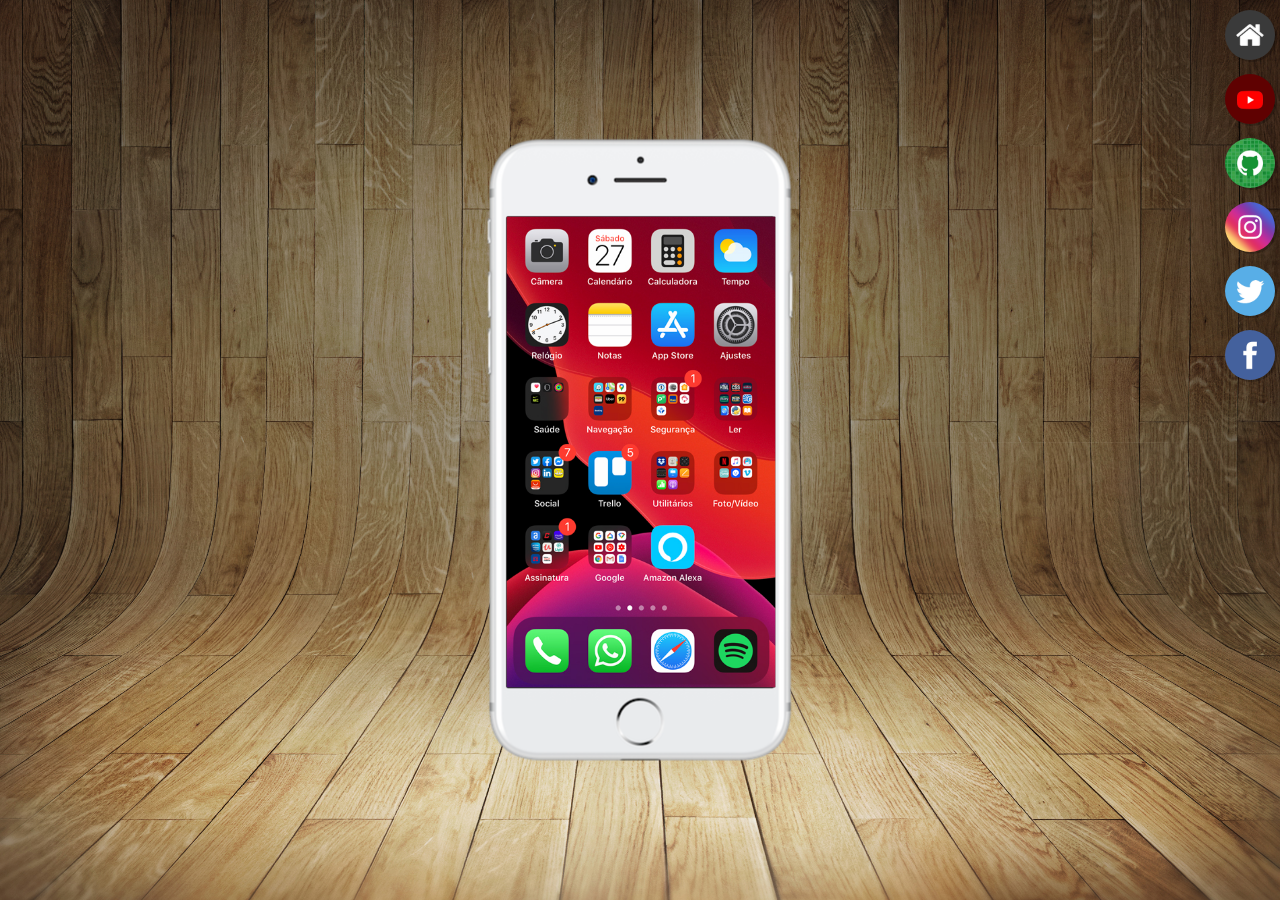
<file: index.html>
<!DOCTYPE html>
<html lang="pt-br">
<head>
    <meta charset="UTF-8">
    <meta name="viewport" content="width=device-width, initial-scale=1.0">
    <title>Projeto Redes Socias</title>
    <link rel="shortcut icon" href="pacote-d013/favicon.ico" type="image/x-icon">
    <link rel="stylesheet" href="style.css">
</head>
<body>
    <main>
        <section id="telefone">
            <iframe src="home.html" name="tela" id="tela" frameborder="0">Seu navegador não é compativel</iframe>

        </section>
        <section id="rede">
            <a href="#" target="tela"><img src="pacote-d013/imagens/logo-home.jpg" alt="home"></a><br>
            <a href="youtube.html" target="tela"><img src="pacote-d013/imagens/logo-youtube.jpg" alt="youtube"></a><br>
            <a href="github.html" target="tela"><img src="pacote-d013/imagens/logo-github.jpg" alt="github"></a><br>
            <a href="instagram.html" target="tela"><img src="pacote-d013/imagens/logo-instagram.jpg" alt="instagram"></a><br>
            <a href="twitter.html" target="tela"><img src="pacote-d013/imagens/logo-twitter.jpg" alt="twitter"></a><br>
            <a href="facebook.html" target="tela"><img src="pacote-d013/imagens/logo-facebook.jpg" alt="facebook"></a>
        </section>
    </main>
</body>
</html>
</file>
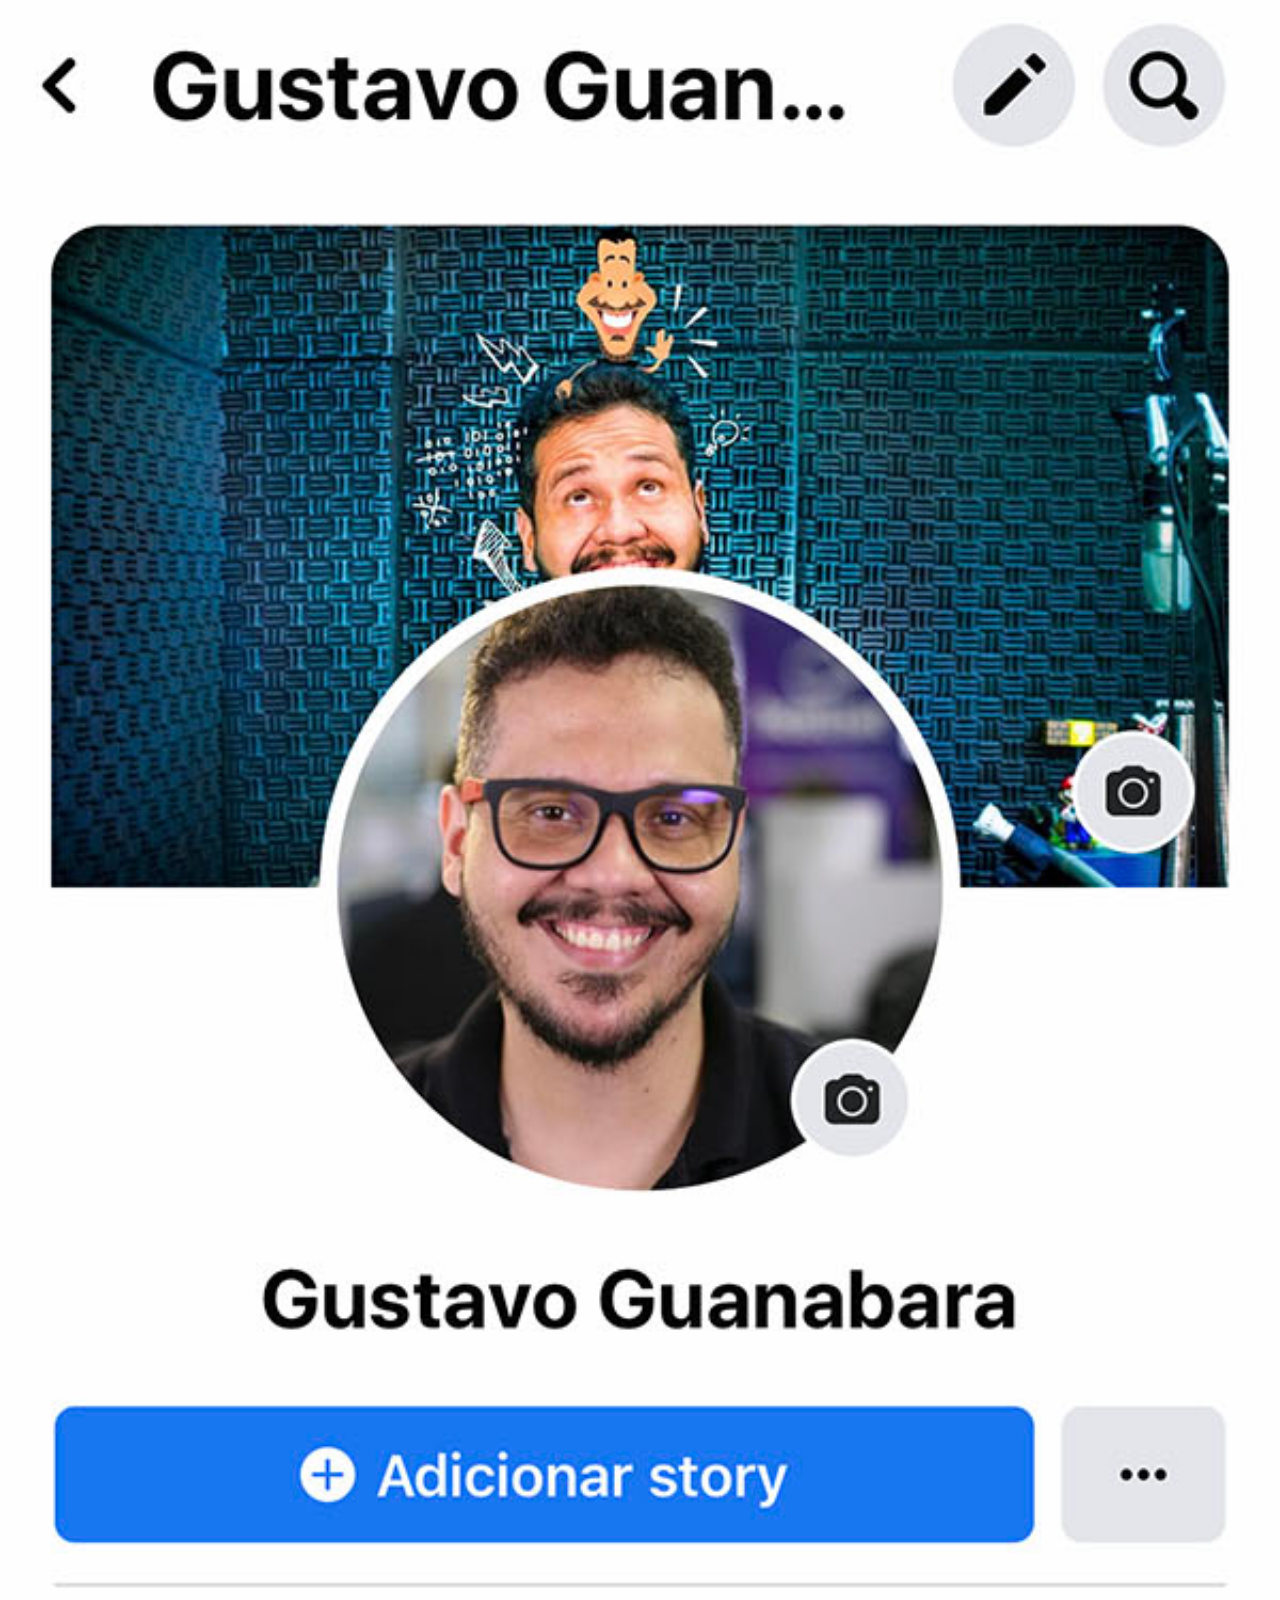
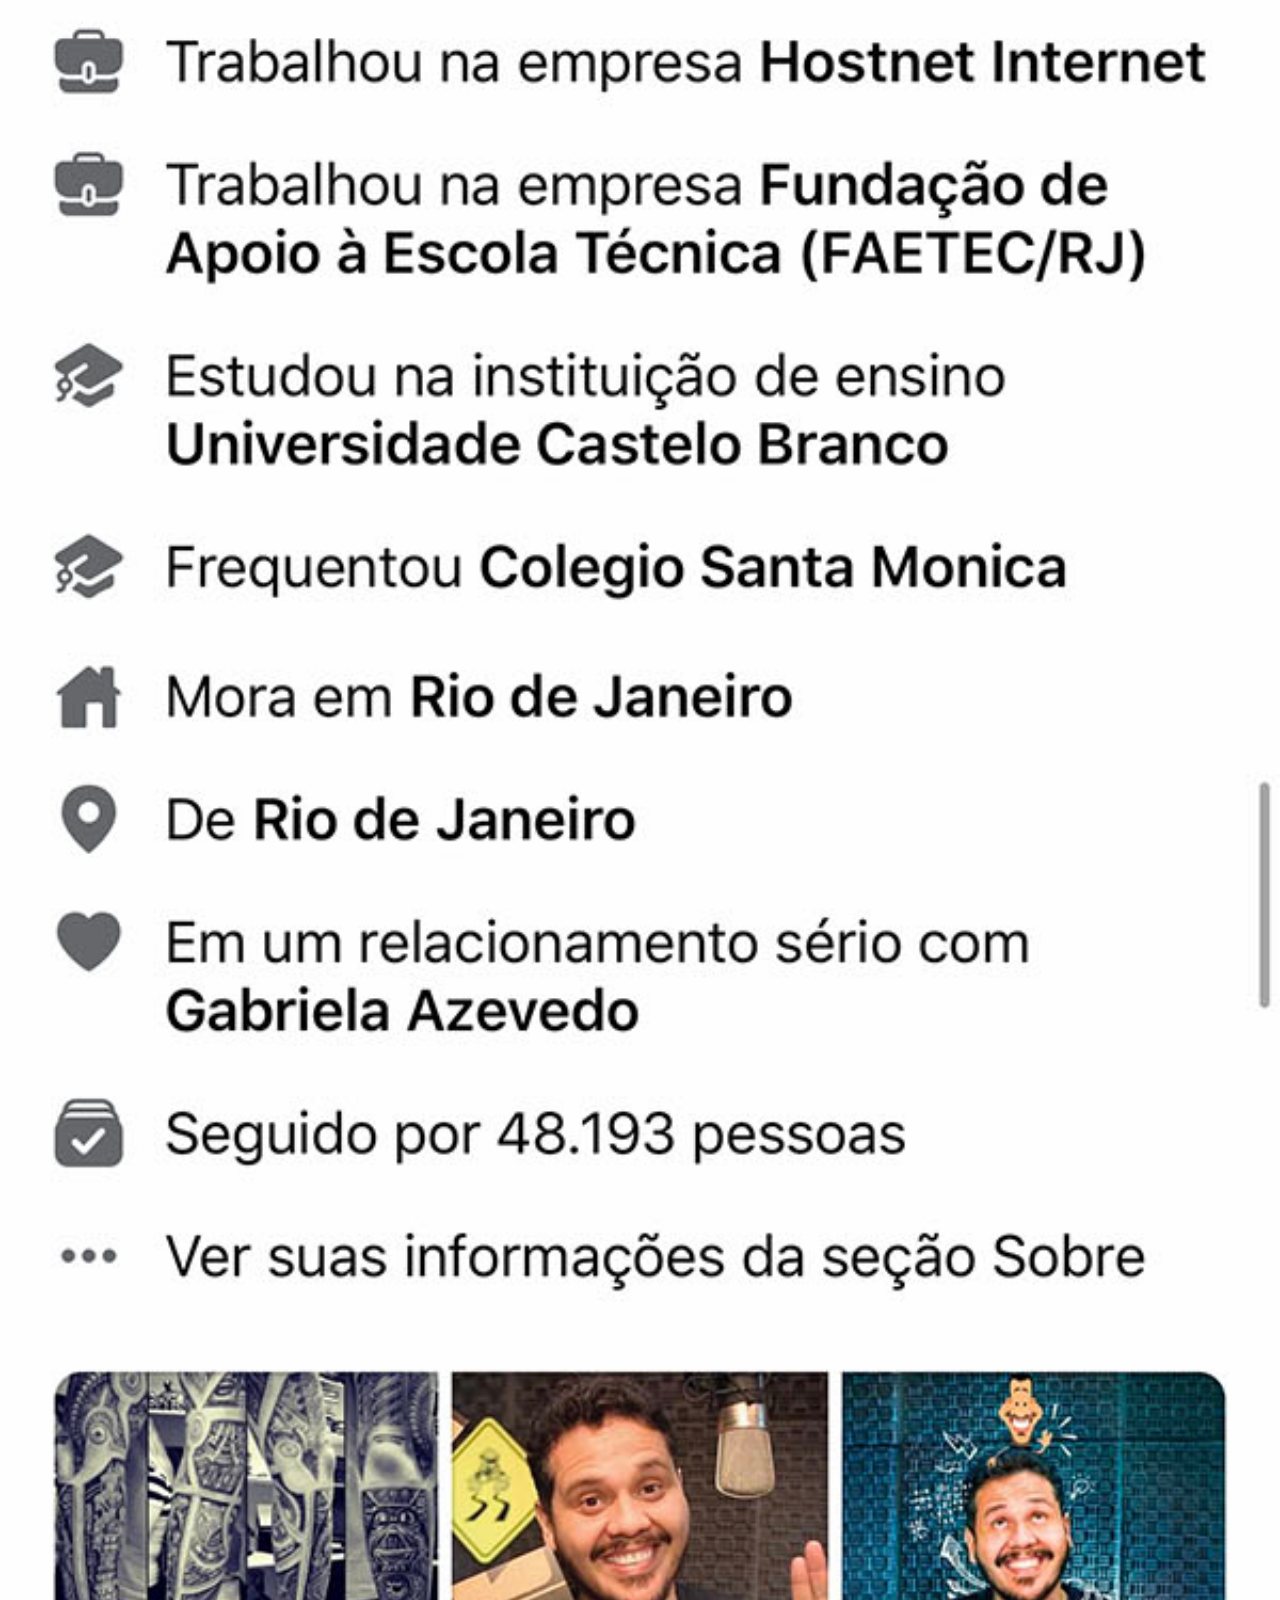
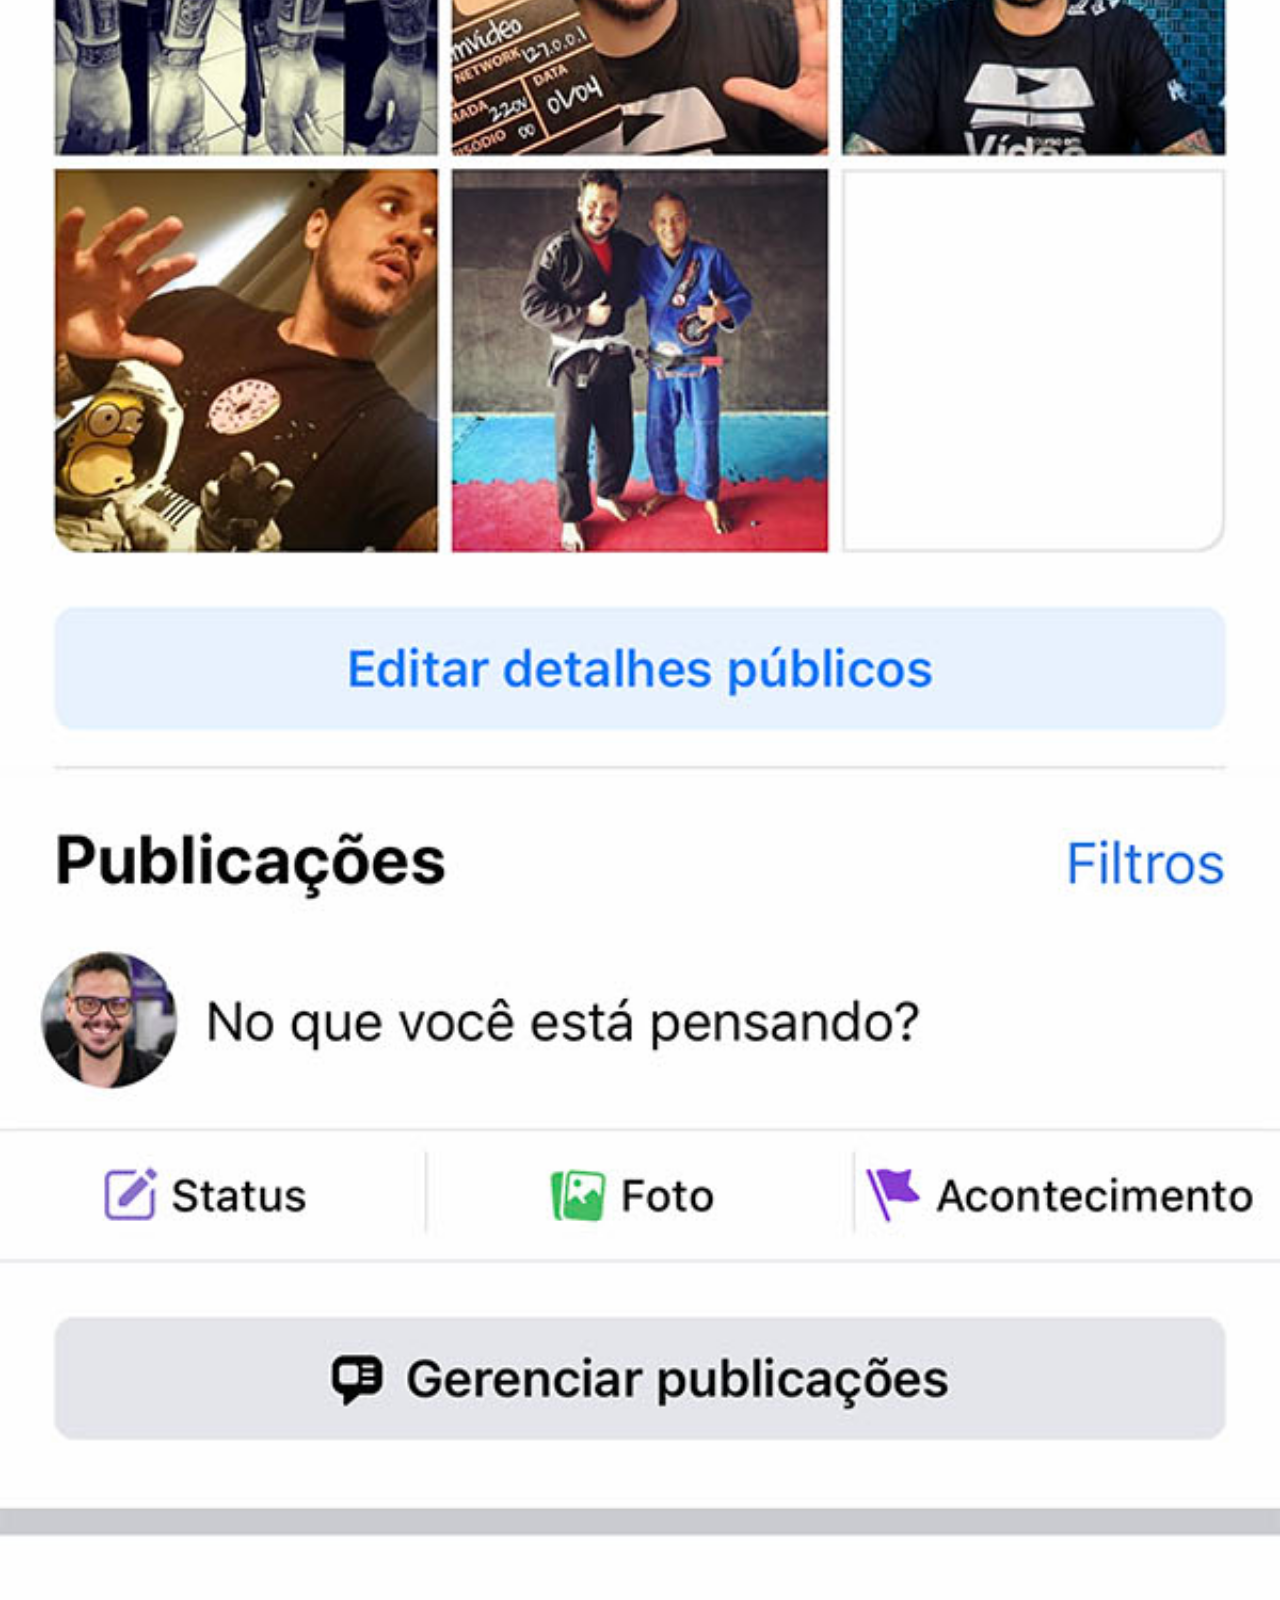
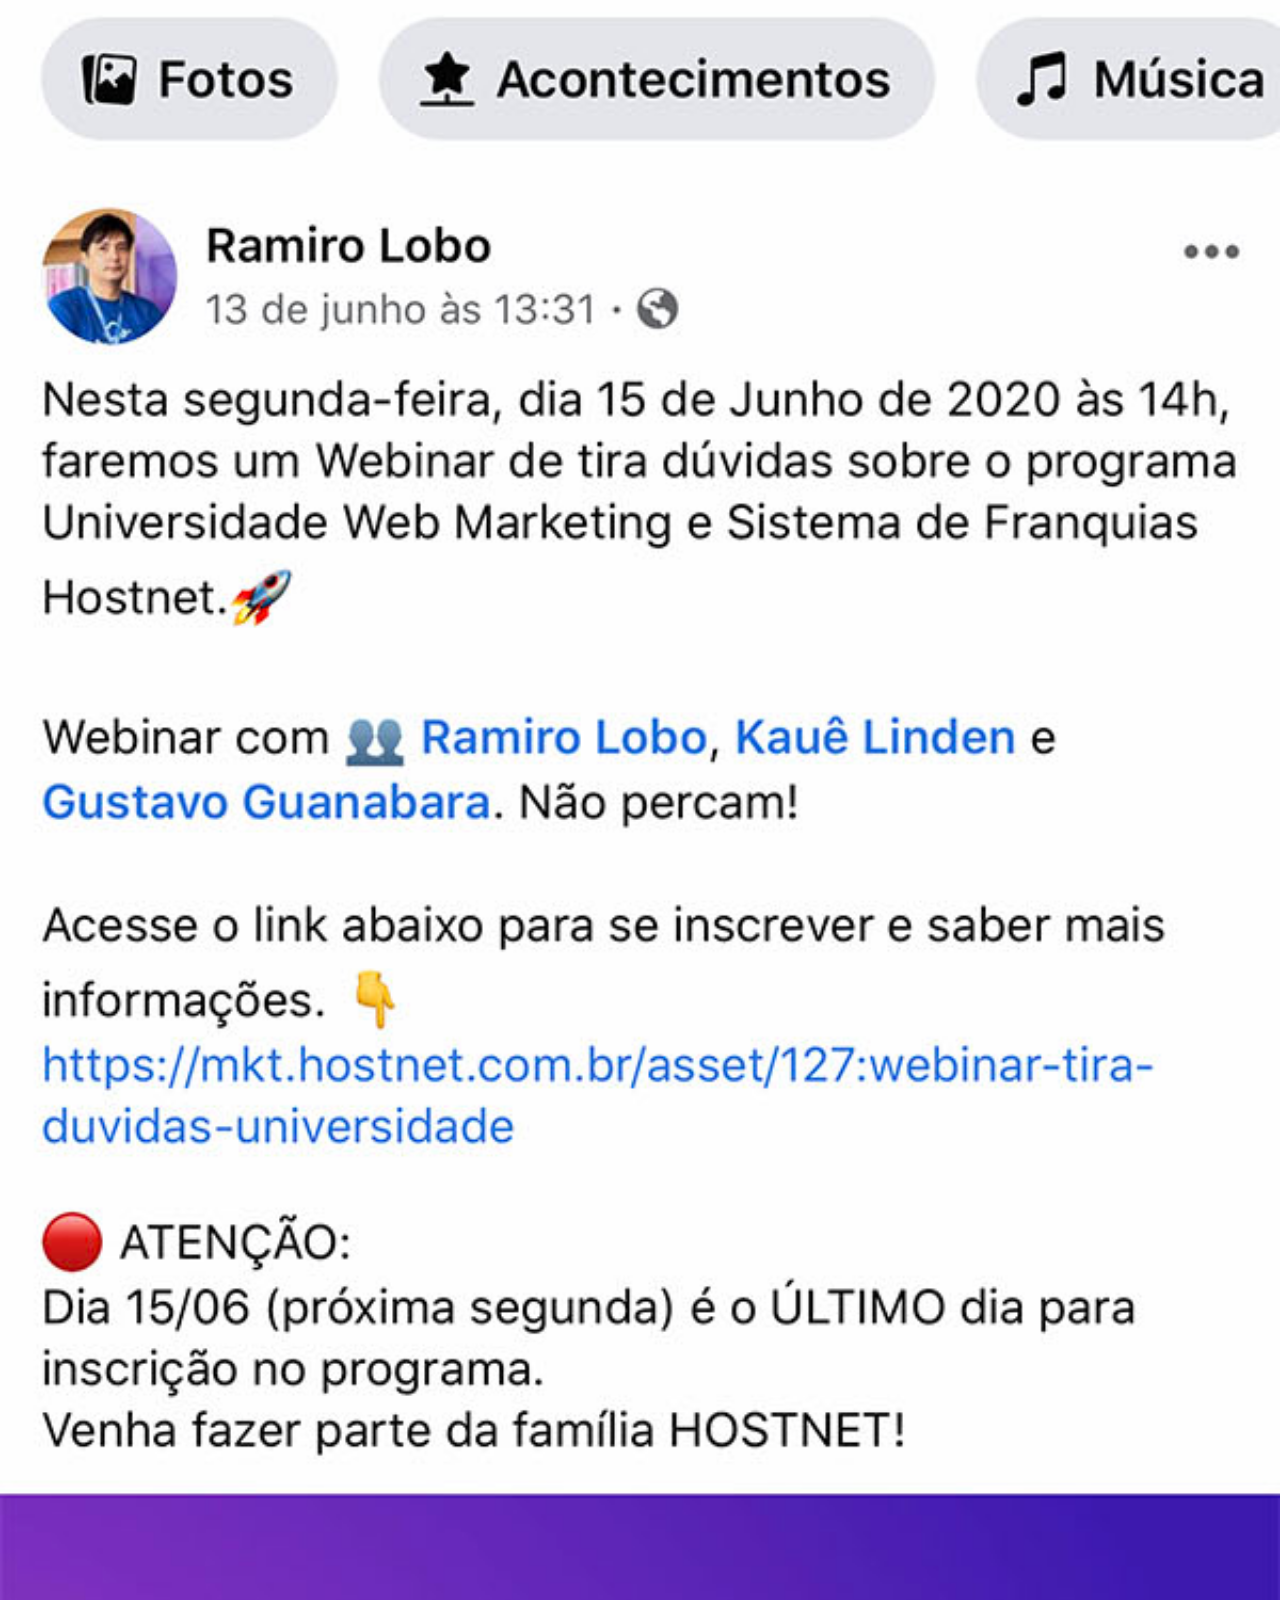
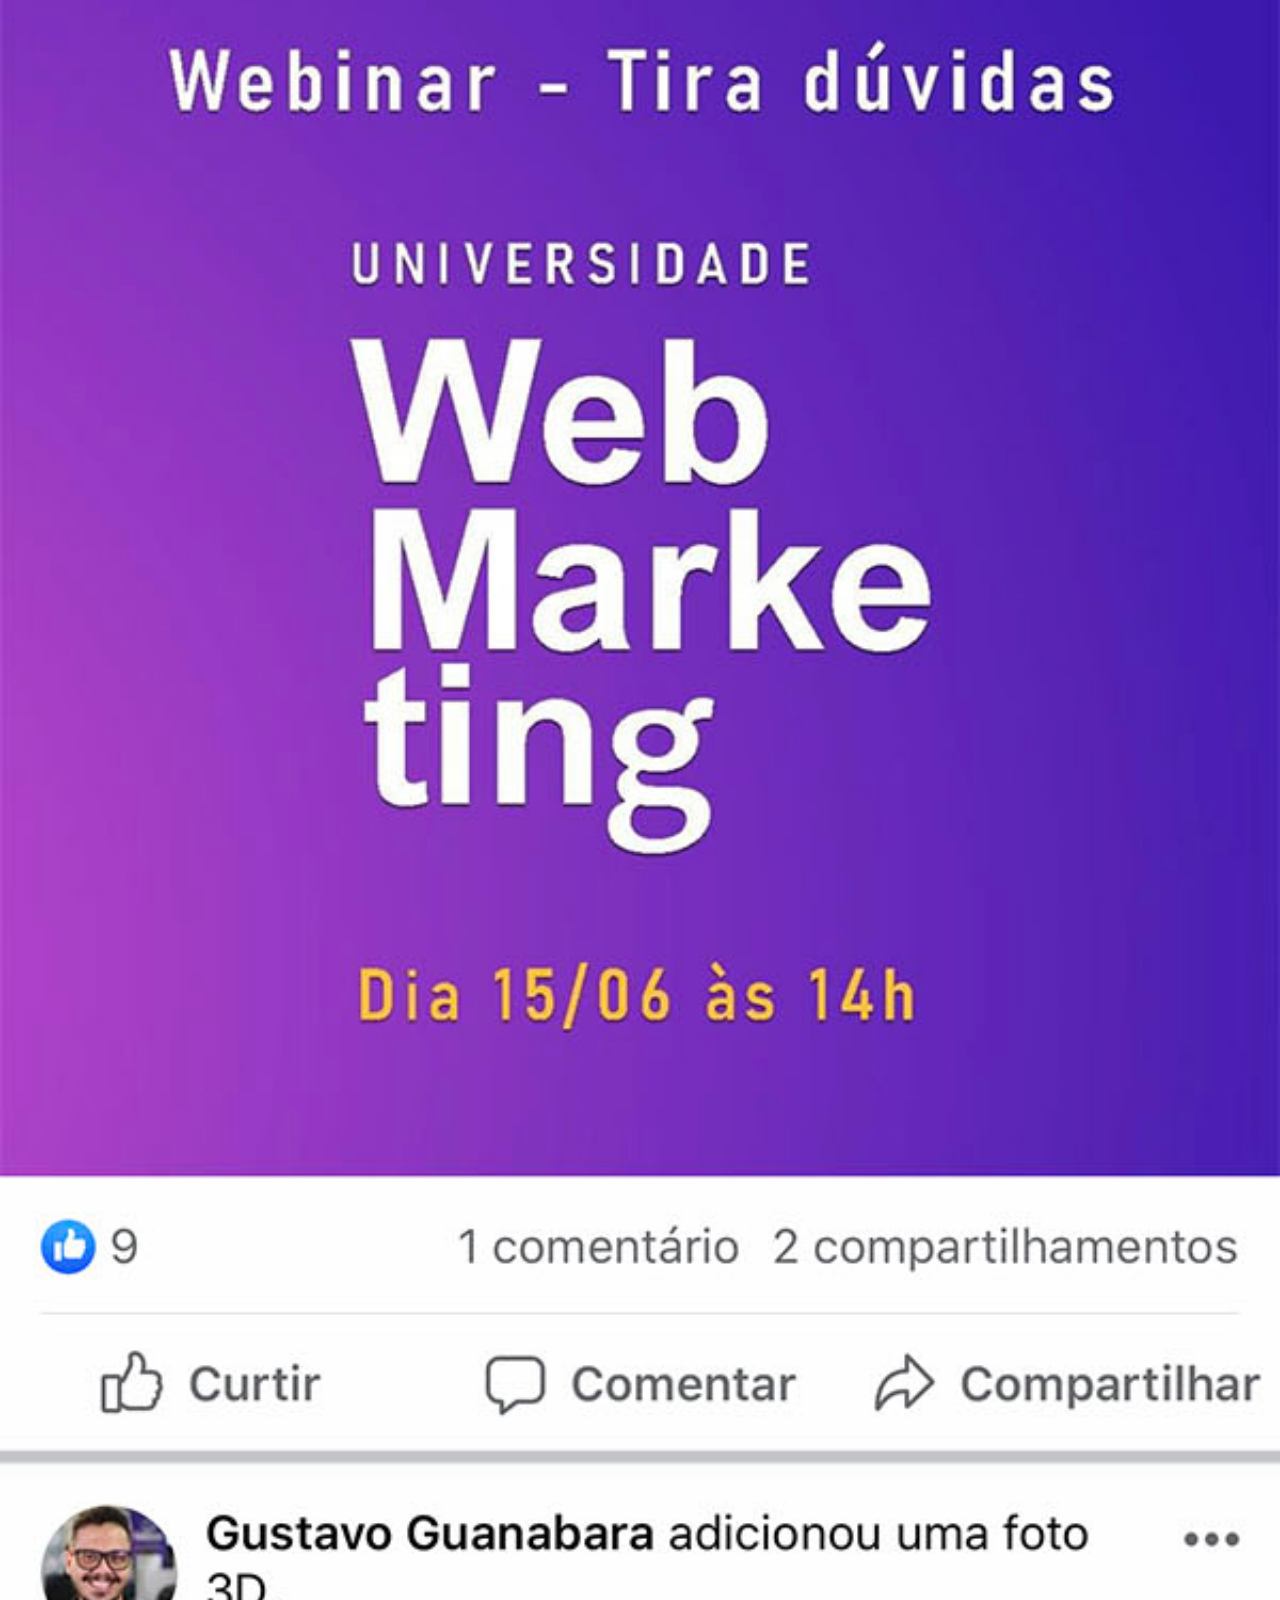
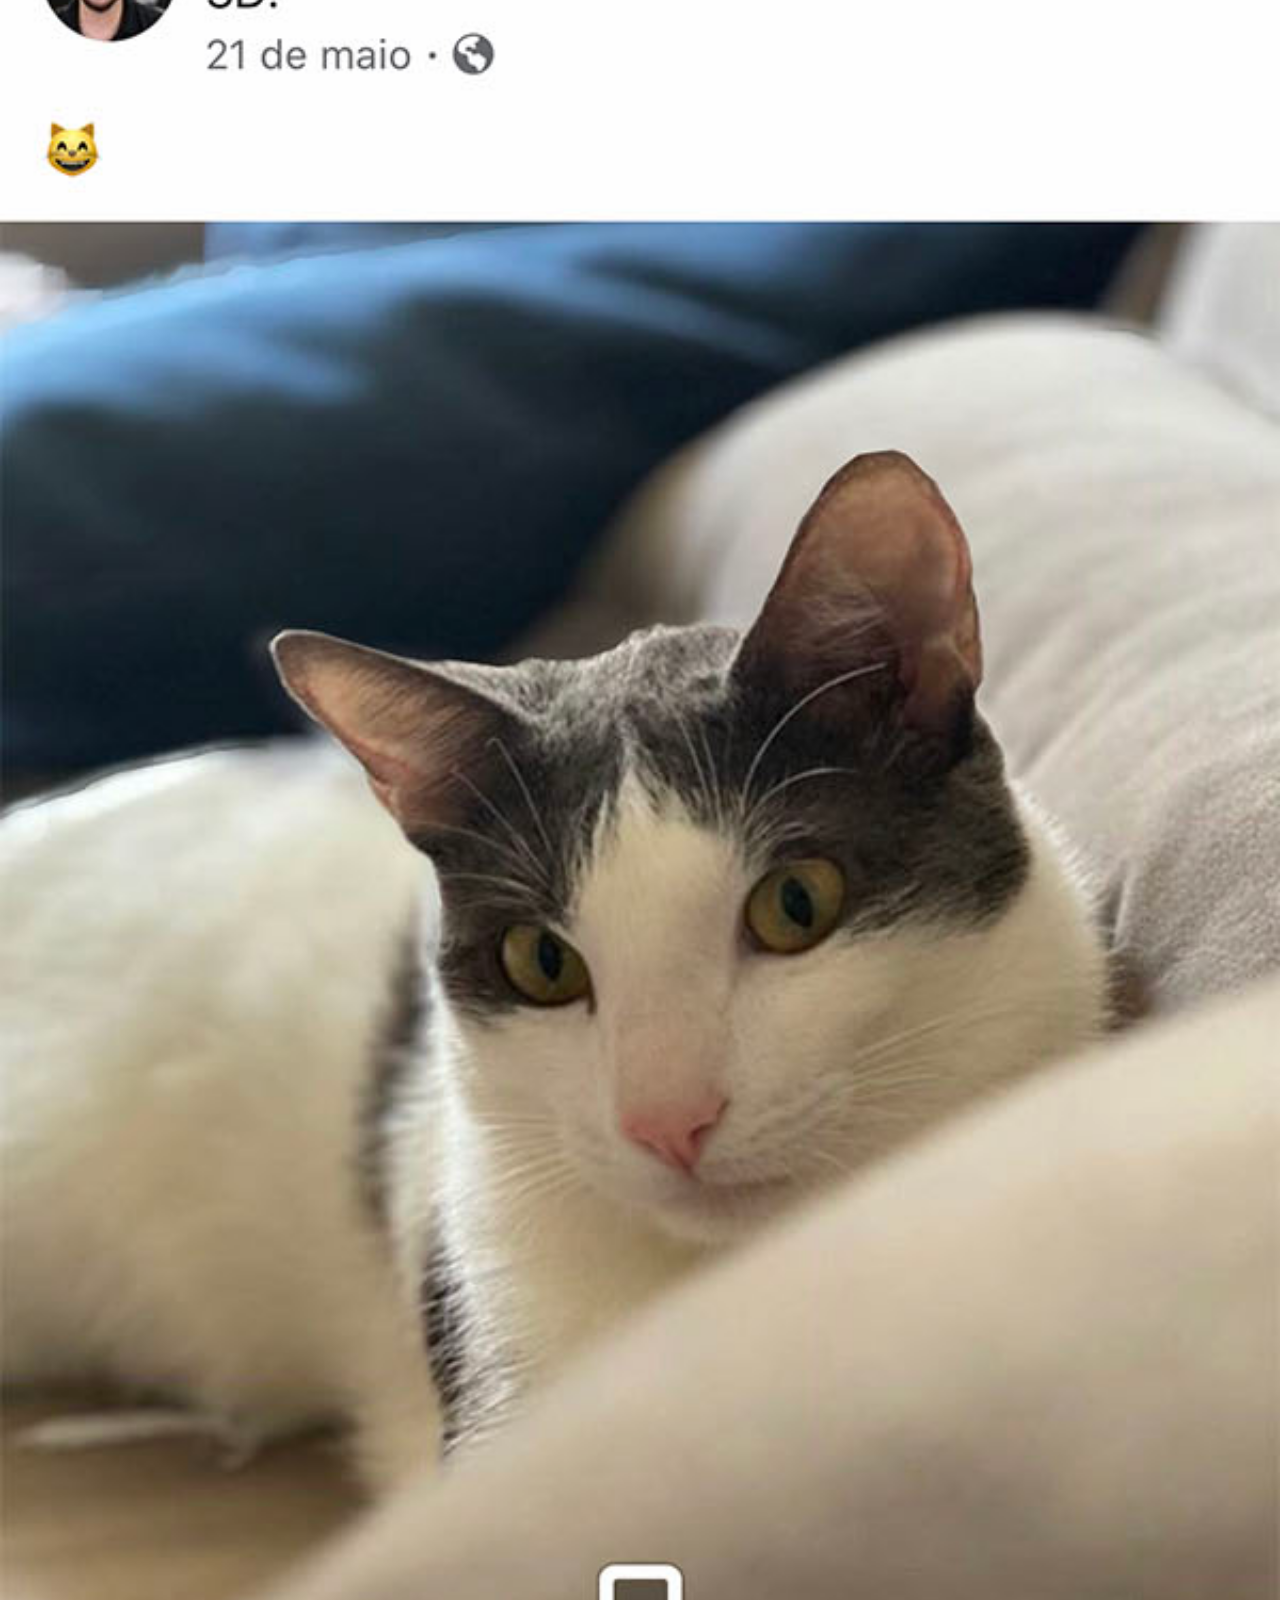
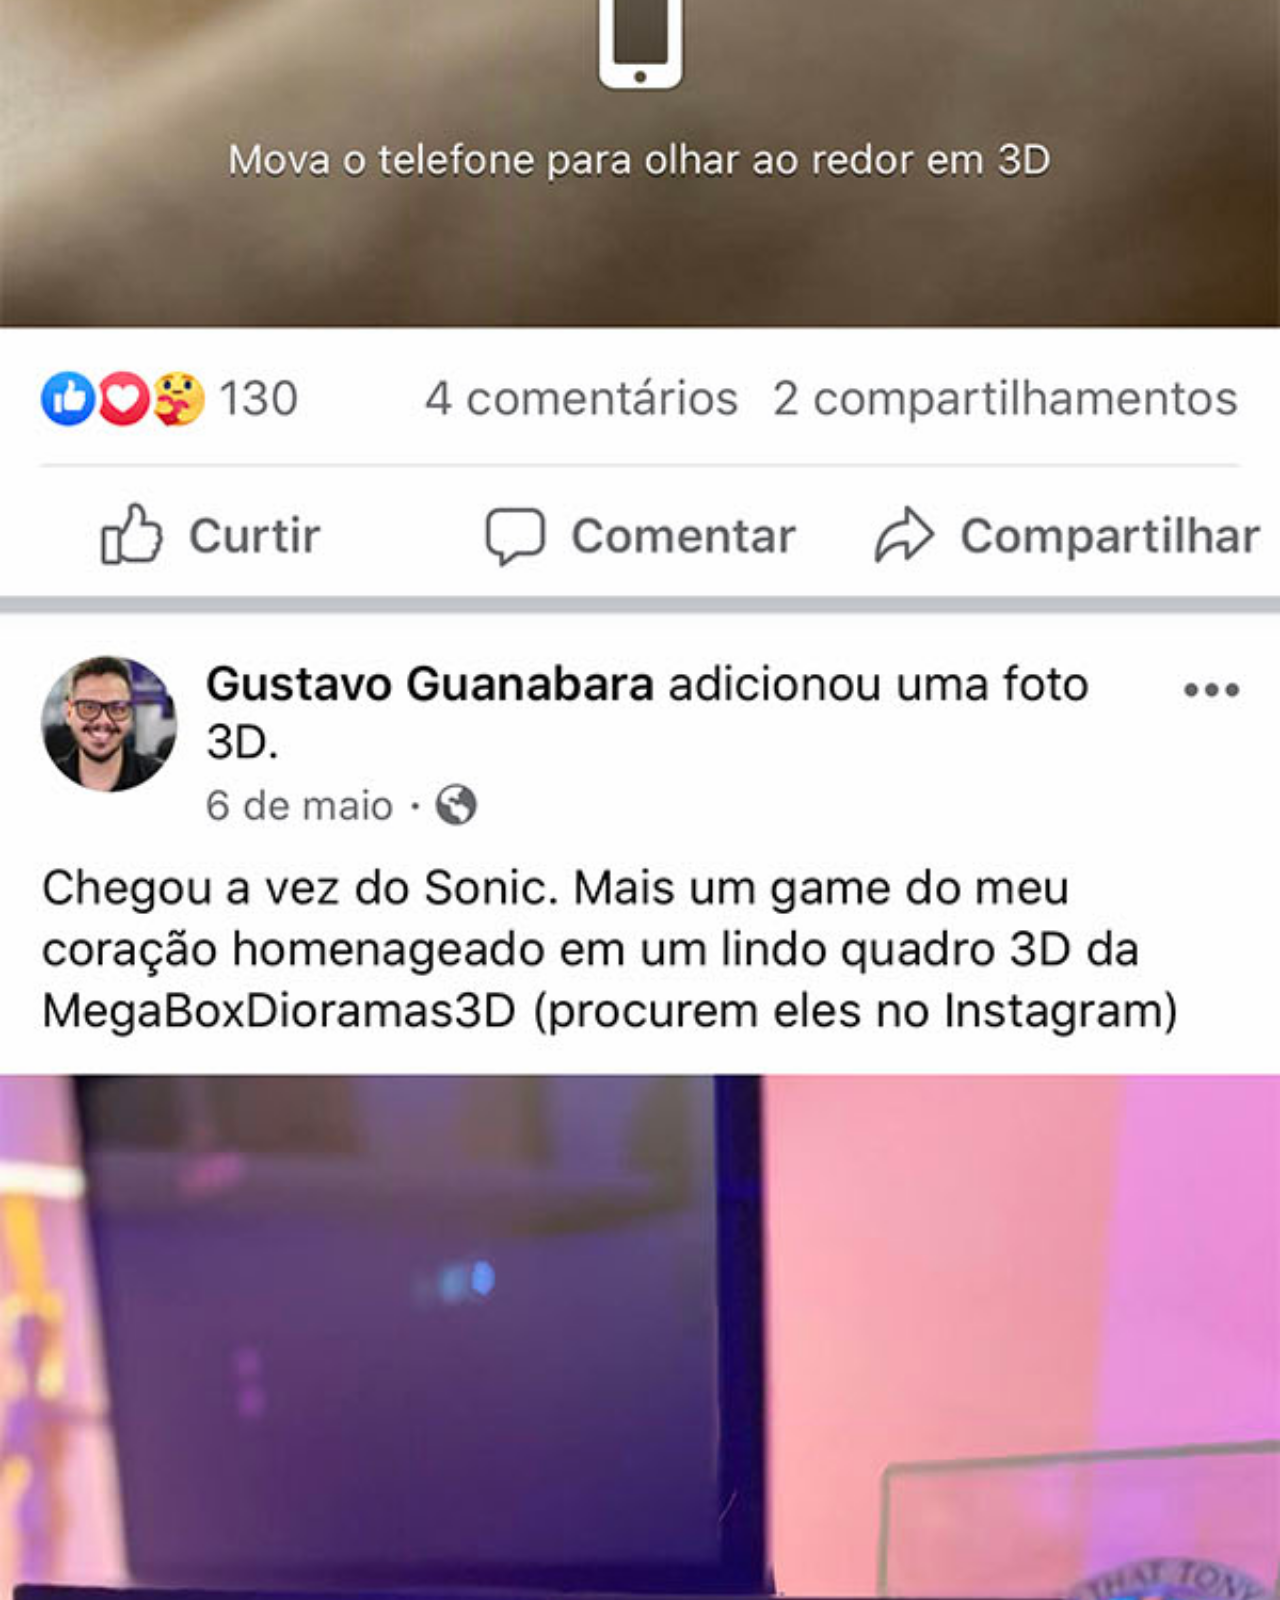
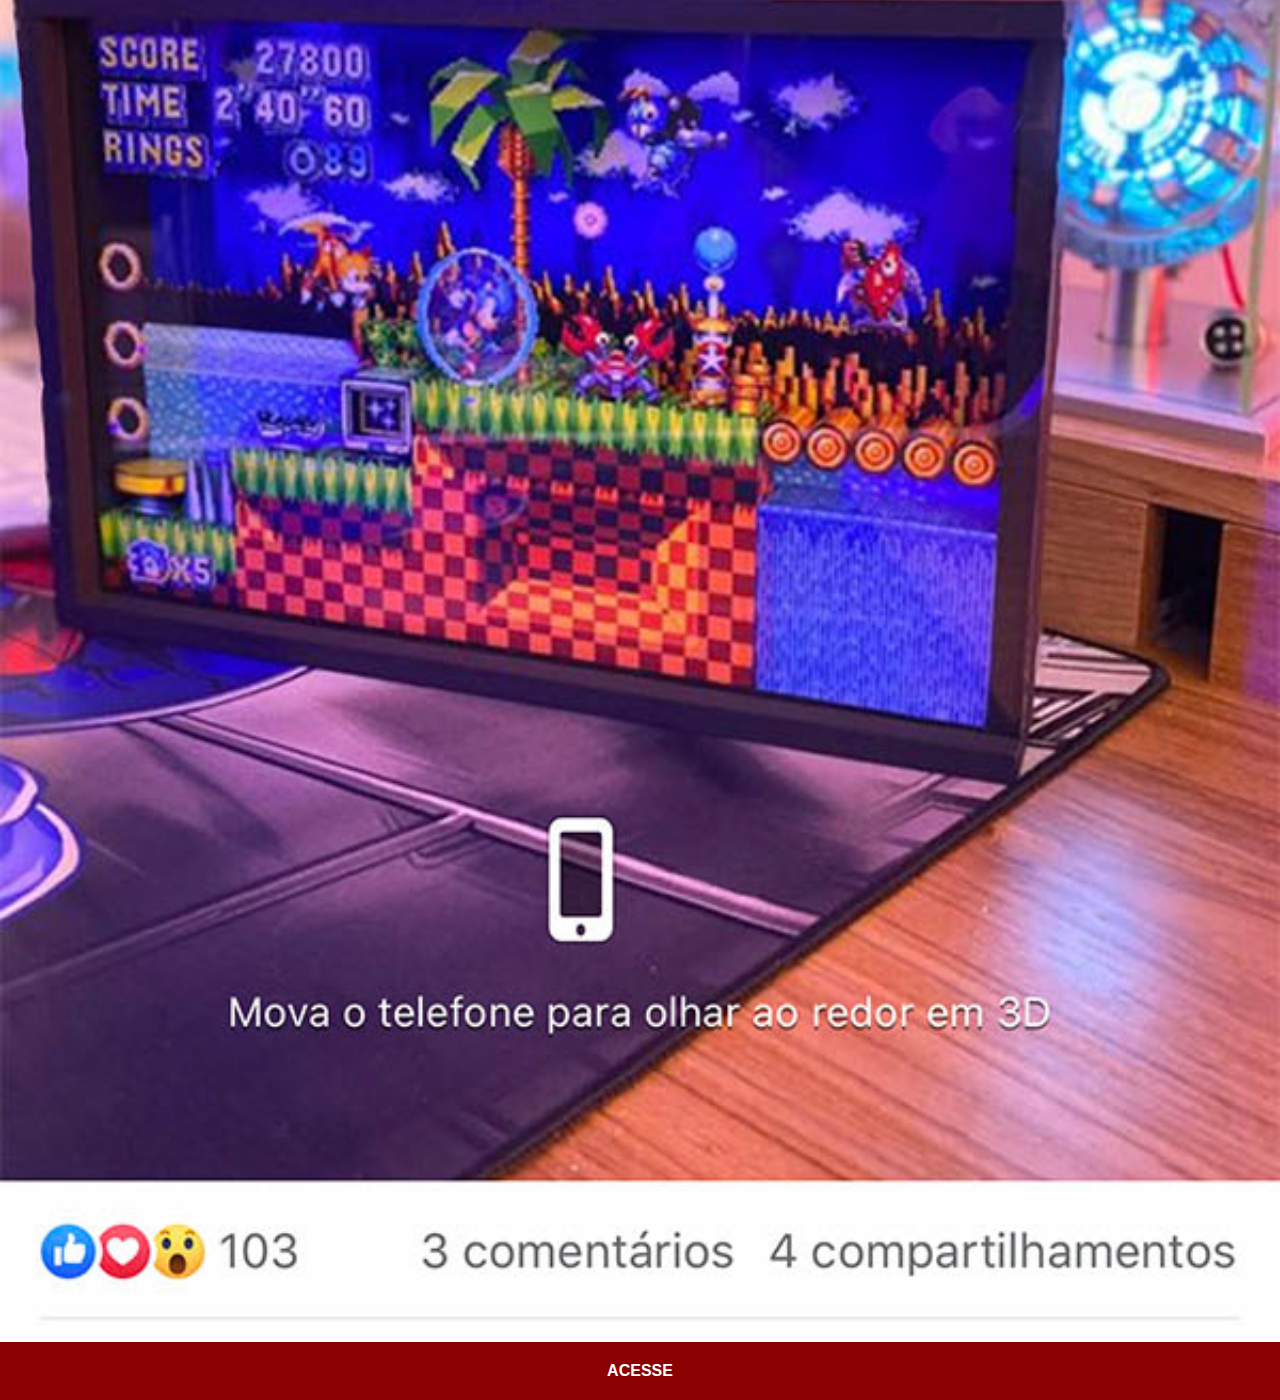
<file: facebook.html>
<!DOCTYPE html>
<html lang="pt-br">
<head>
    <meta charset="UTF-8">
    <meta name="viewport" content="width=device-width, initial-scale=1.0">
    <title>Youtube</title>
    <link rel="stylesheet" href="social.css">
</head>
<body>
    <img src="pacote-d013/imagens/tela-facebook.jpg" alt="facebook">
    <a href="www.google.com" target="_blank">ACESSE</a>
    
</body>
</html>
</file>
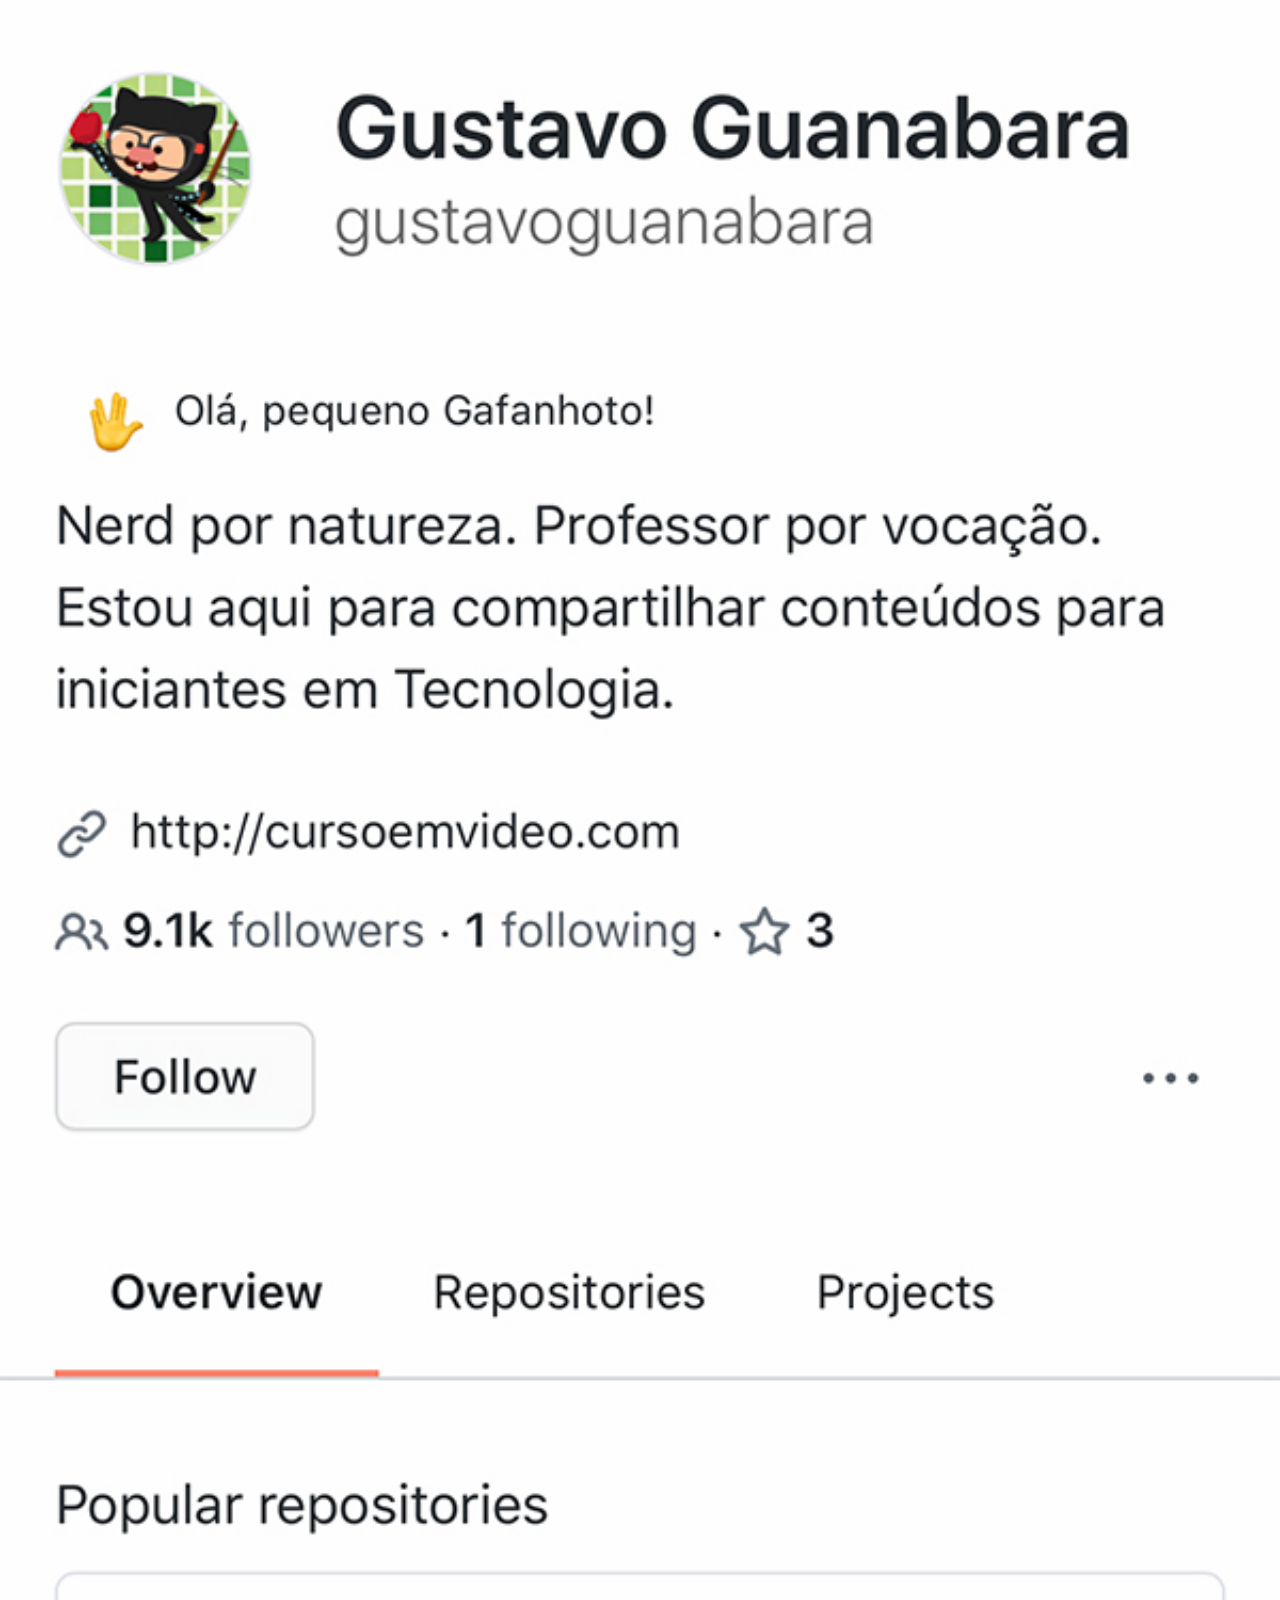
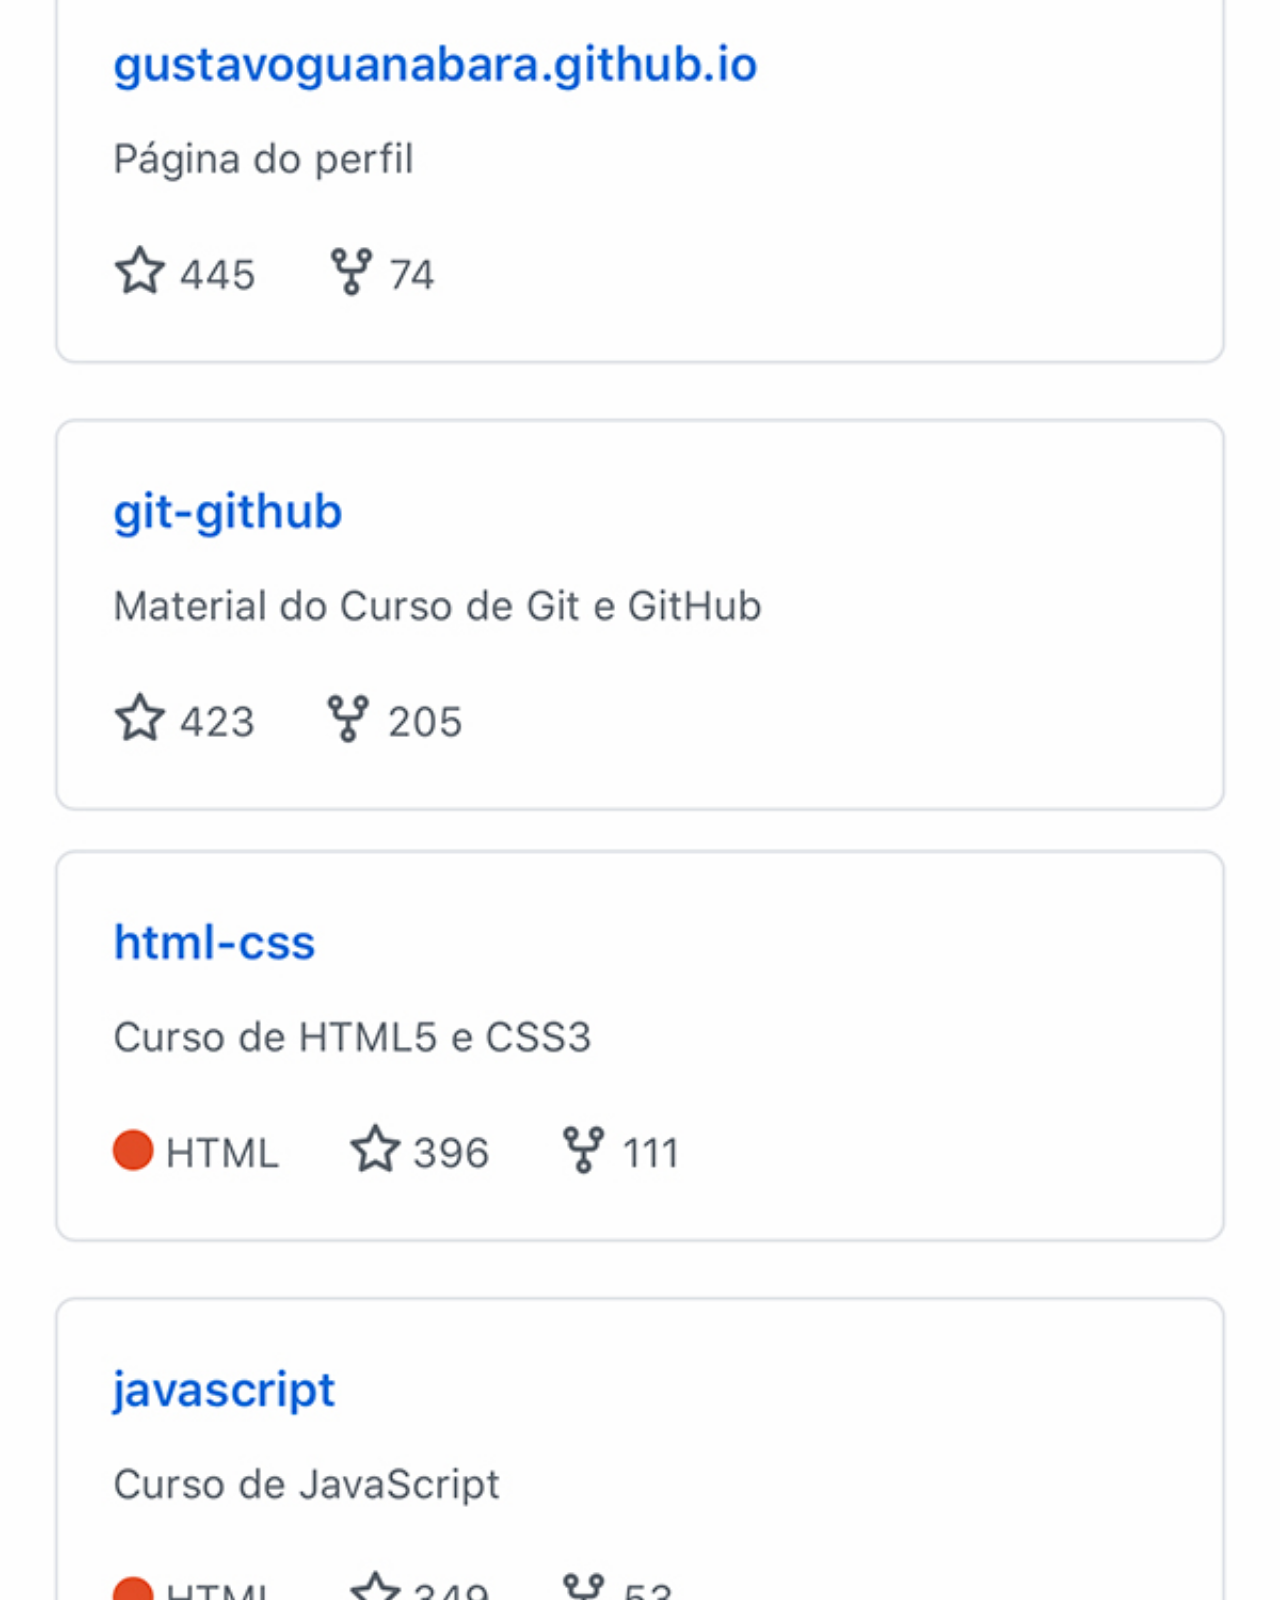
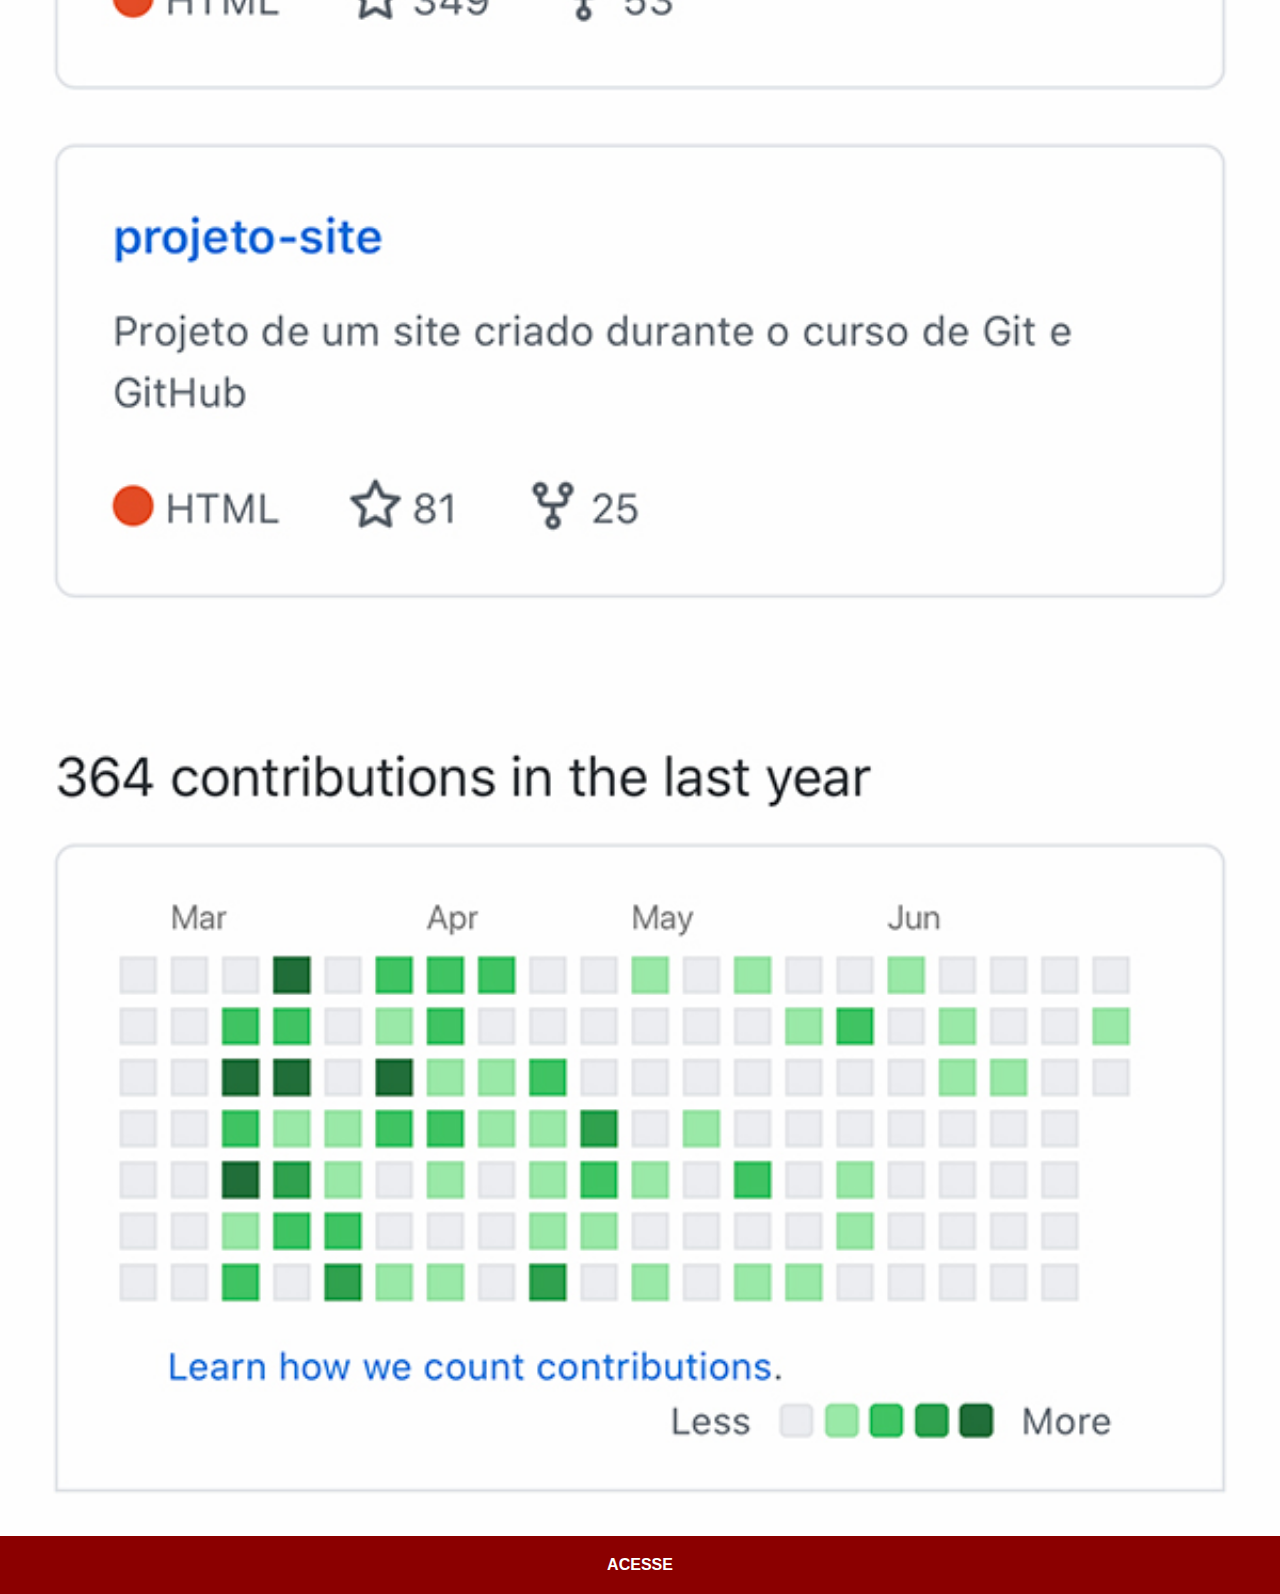
<file: github.html>
<!DOCTYPE html>
<html lang="pt-br">
<head>
    <meta charset="UTF-8">
    <meta name="viewport" content="width=device-width, initial-scale=1.0">
    <title>GitHub</title>
    <link rel="stylesheet" href="social.css">
</head>
<body>
    <img src="pacote-d013/imagens/tela-github.jpg" alt="youtube">
    <a href="www.google.com" target="_blank">ACESSE</a>
</body>
</html>
</file>
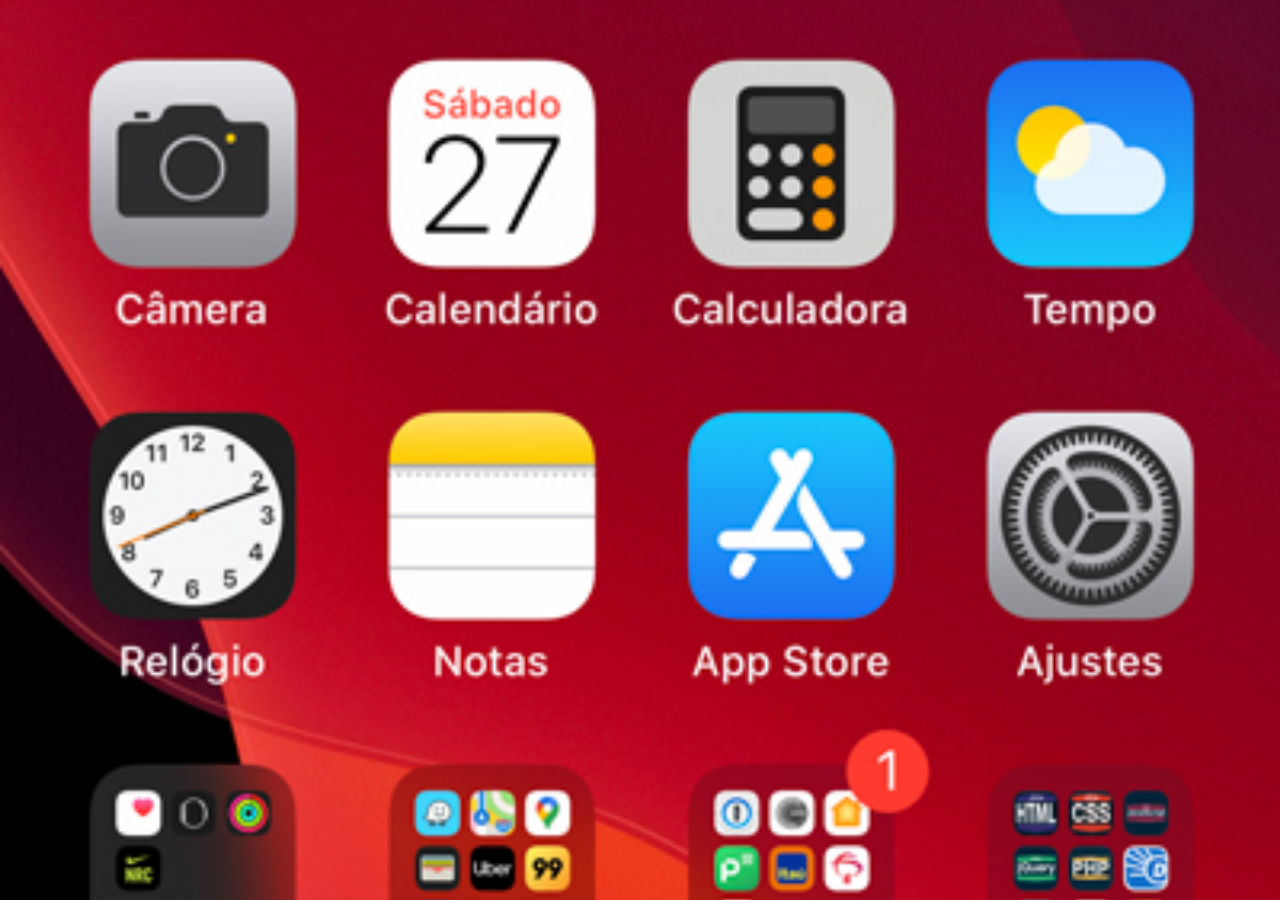
<file: home.html>
<!DOCTYPE html>
<html lang="pt-br">
<head>
    <meta charset="UTF-8">
    <meta name="viewport" content="width=device-width, initial-scale=1.0">
    <title>Document</title>
</head>
<style>
    *{
        margin: 0px;
        padding: 0px;
    }
    body{
        width: 100px;
        height: 100vh;
        background: black url(pacote-d013/imagens/tela-home.jpg)no-repeat top center;
        background-size: cover;
        }
</style>
<body>  
  
    
</body>
</html>
</file>
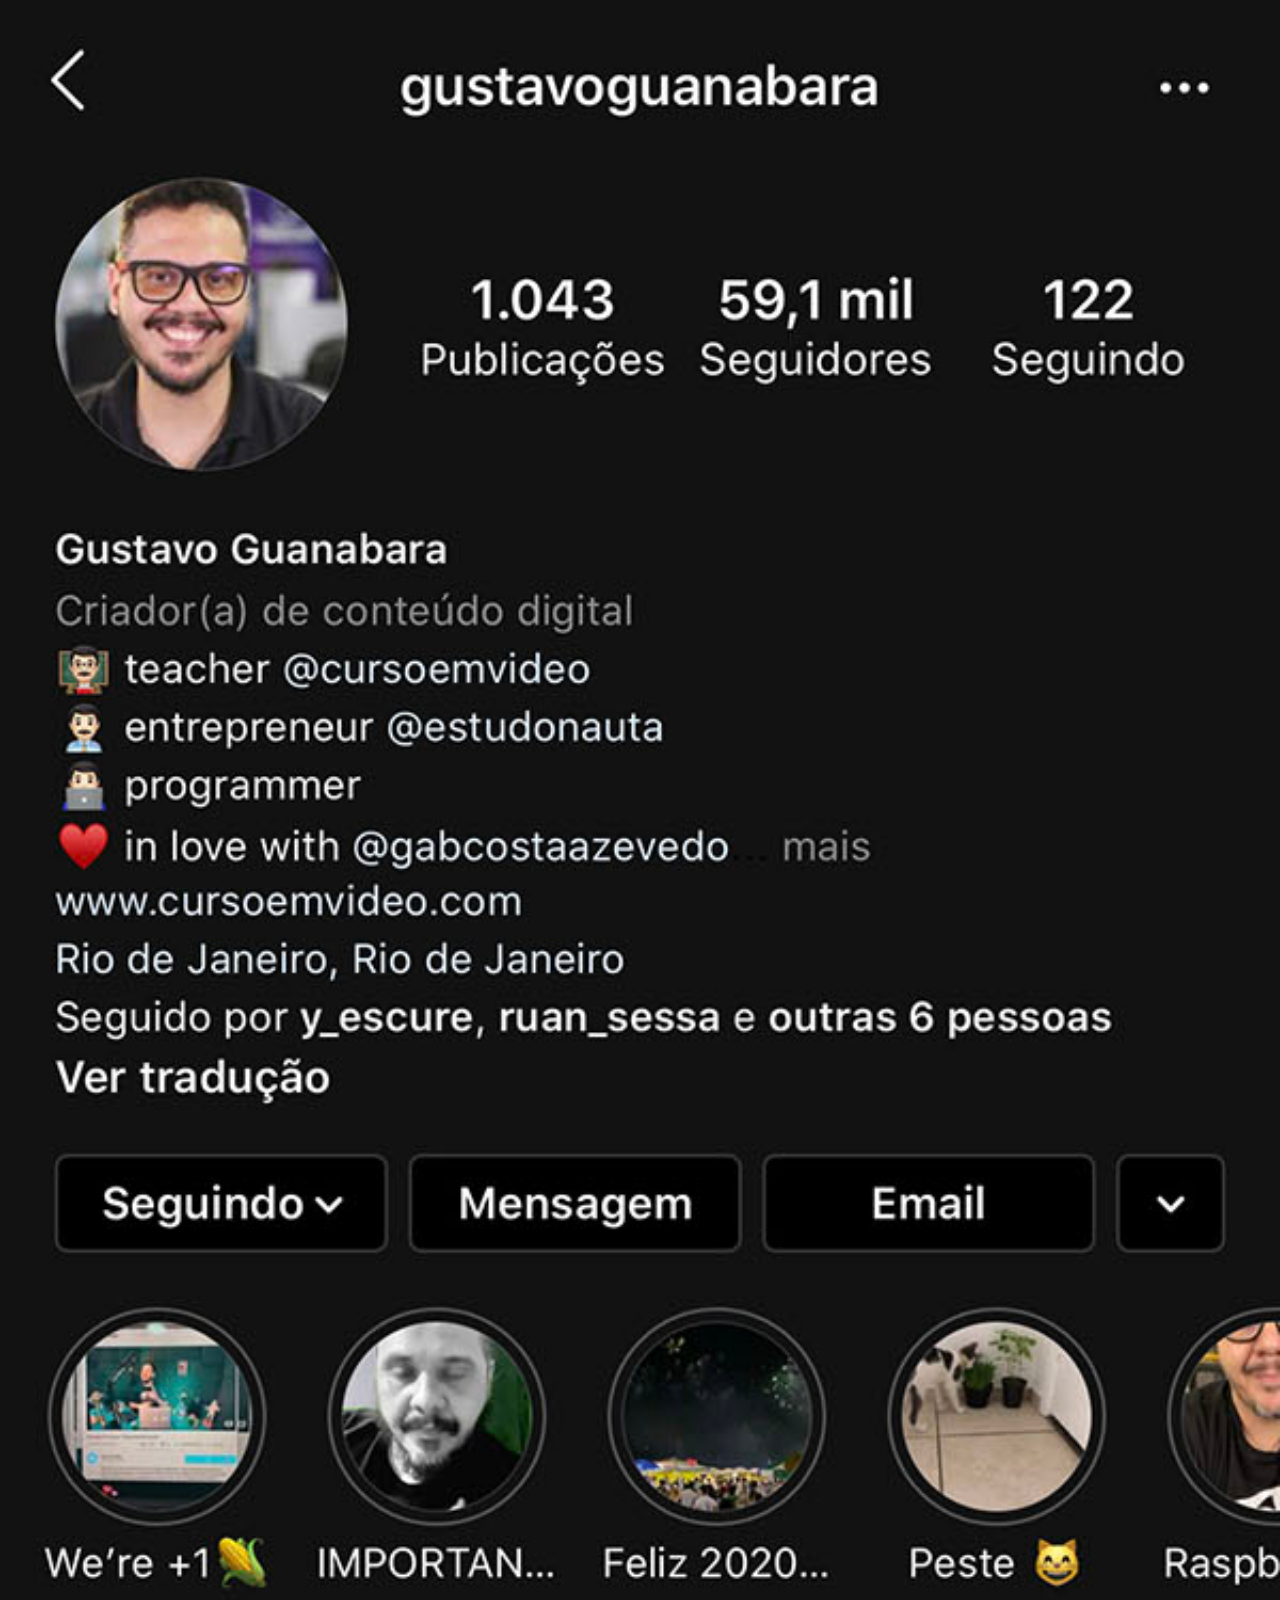
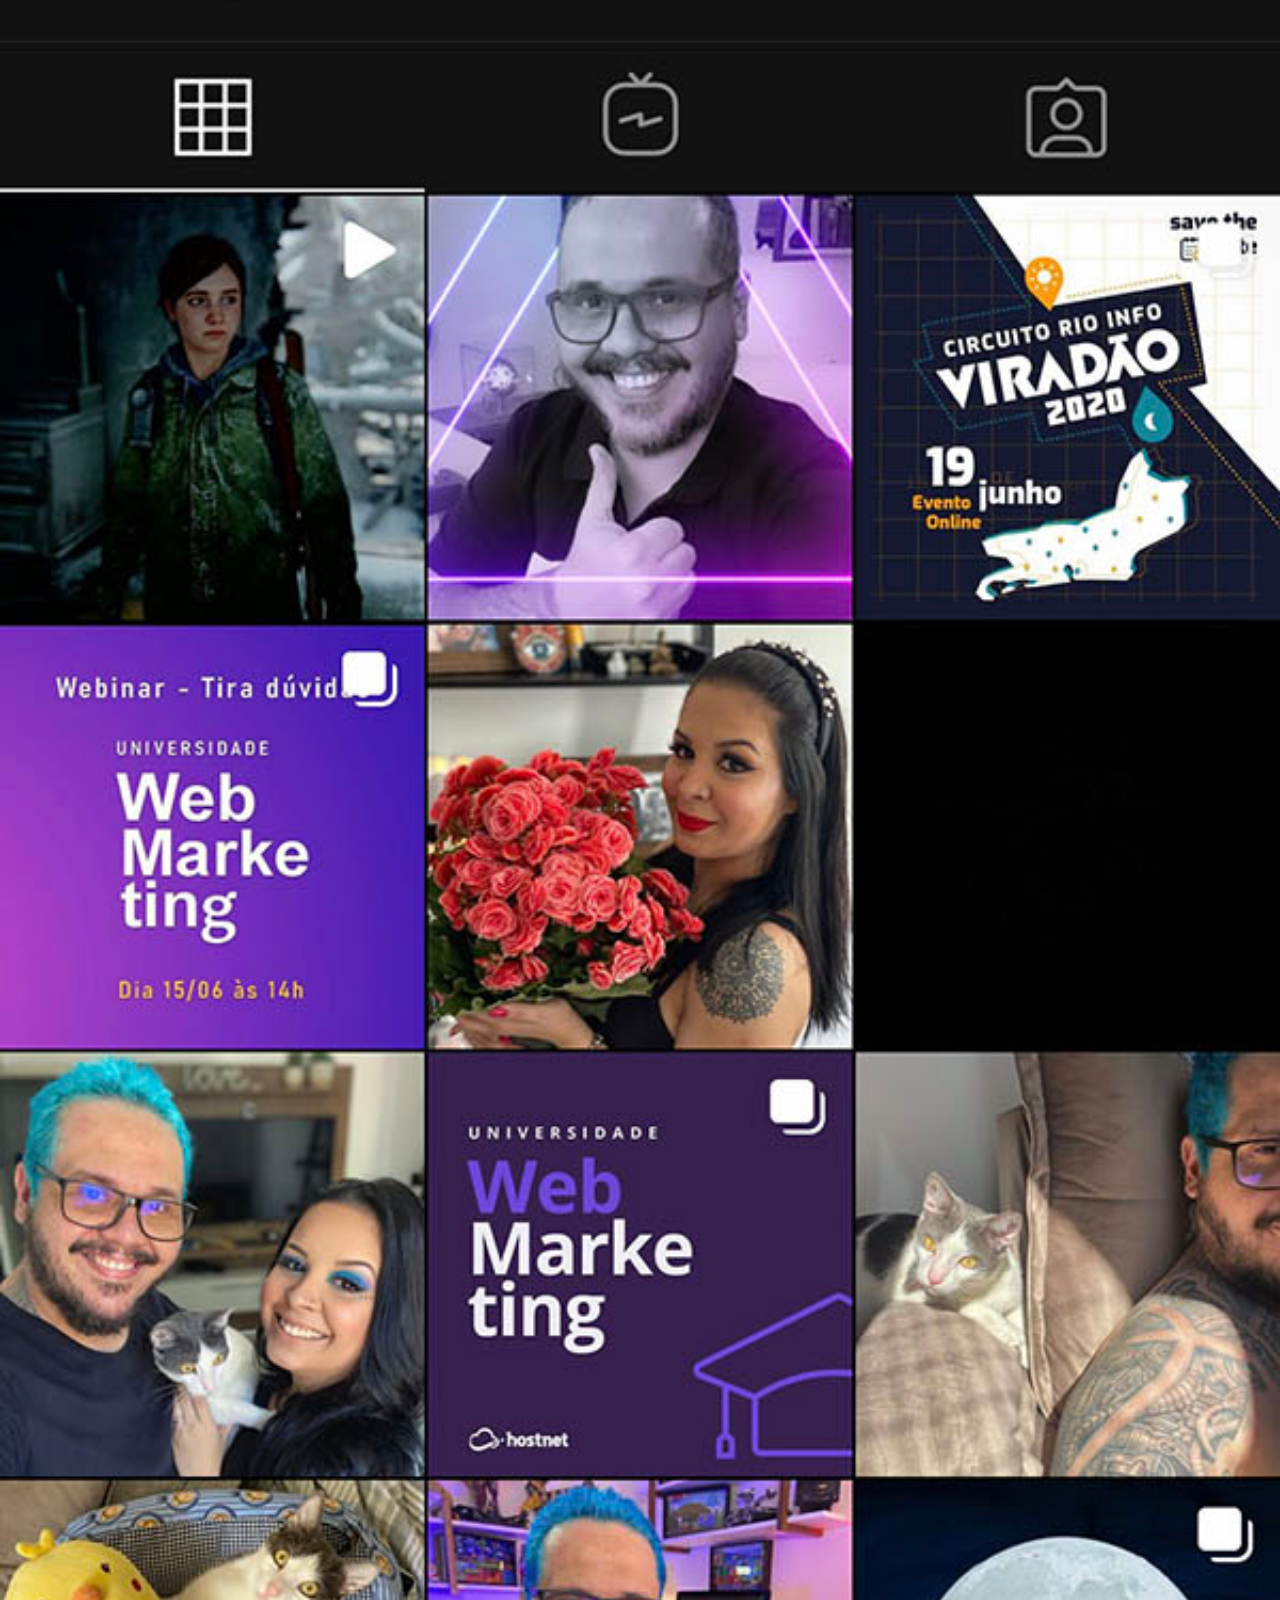
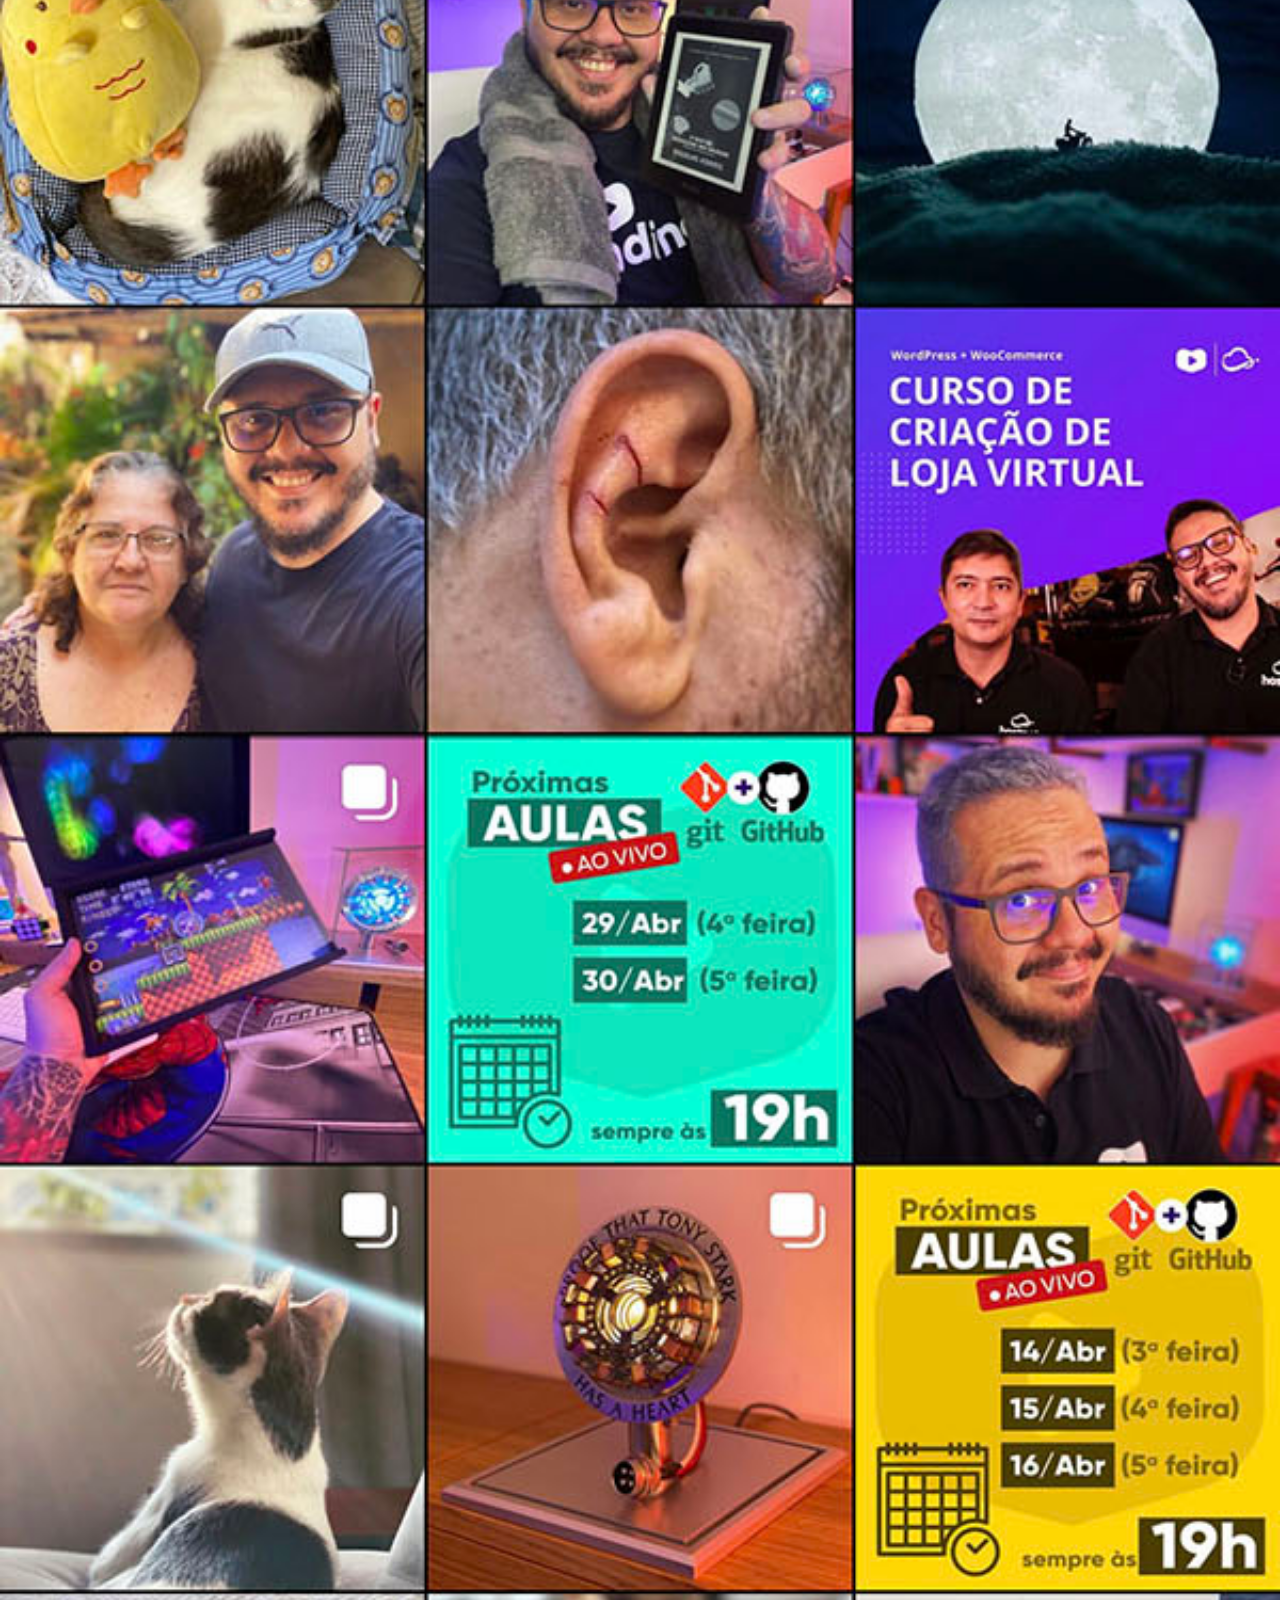
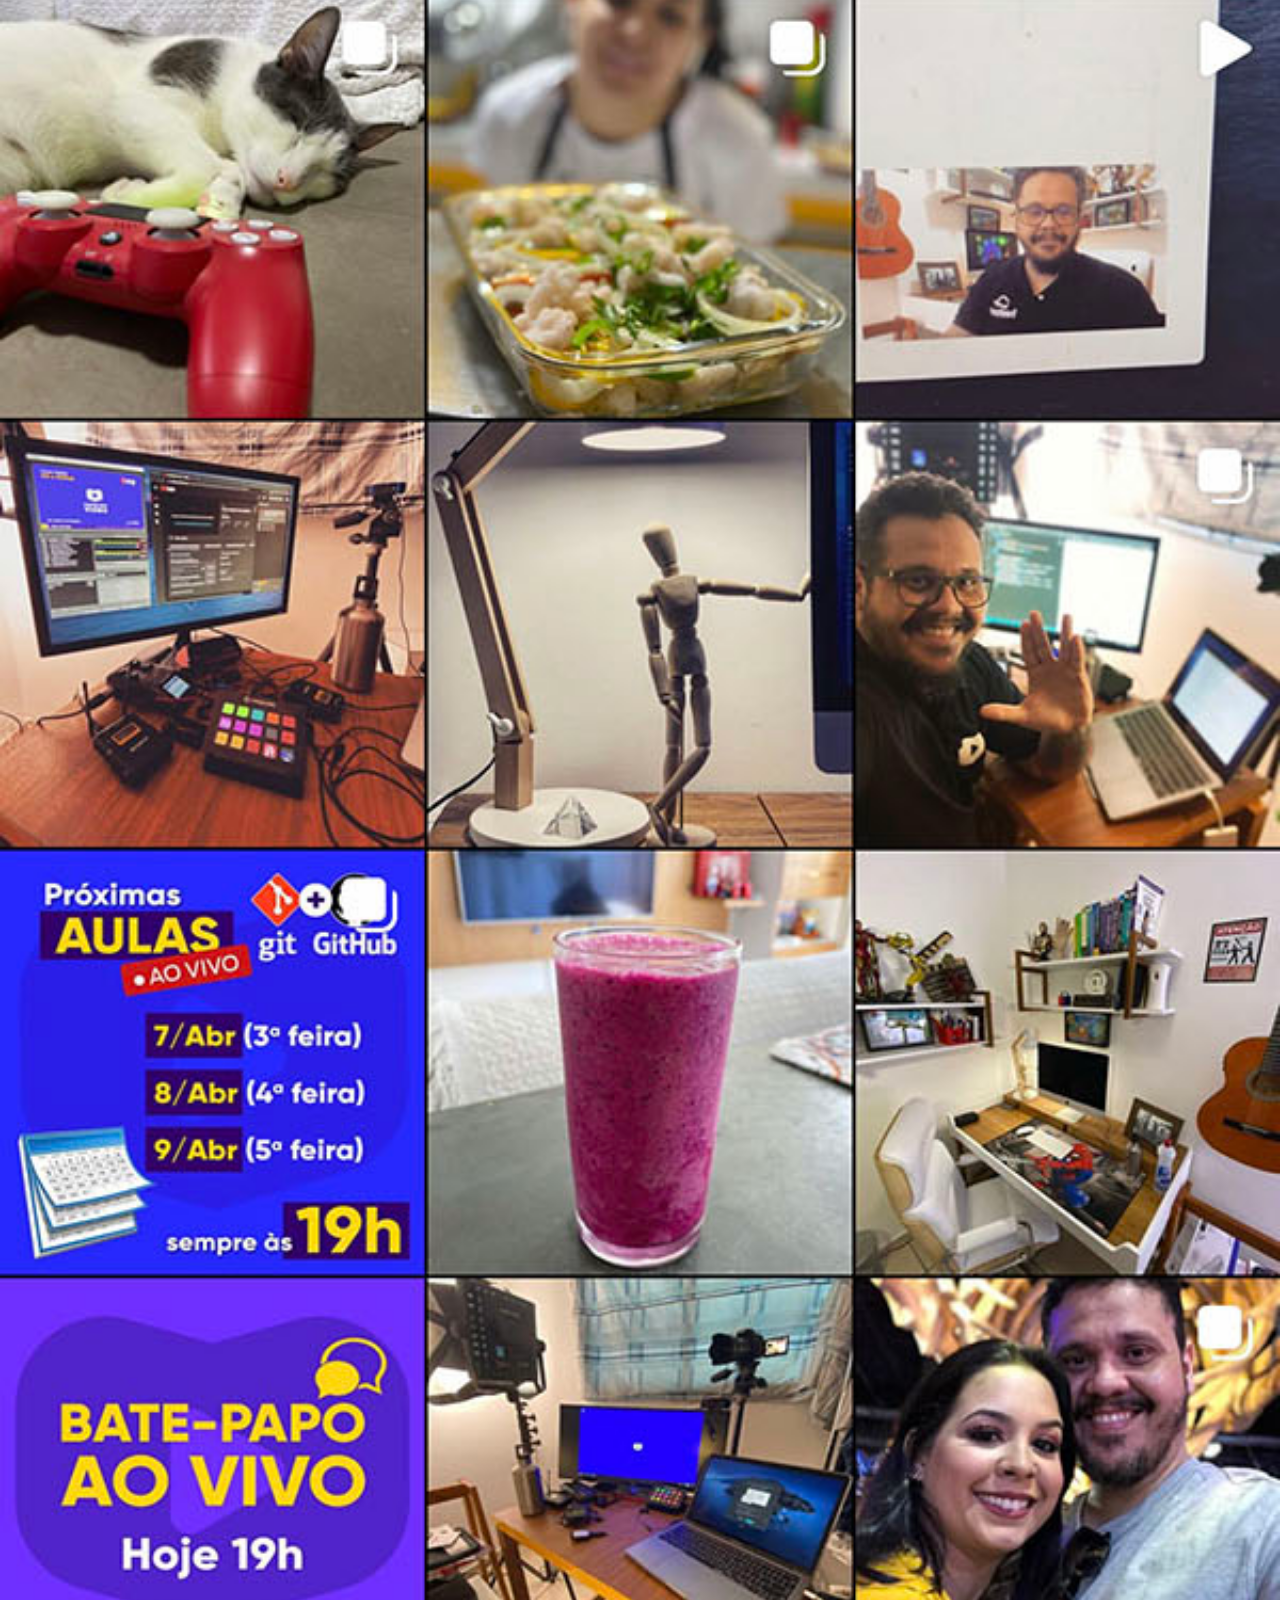
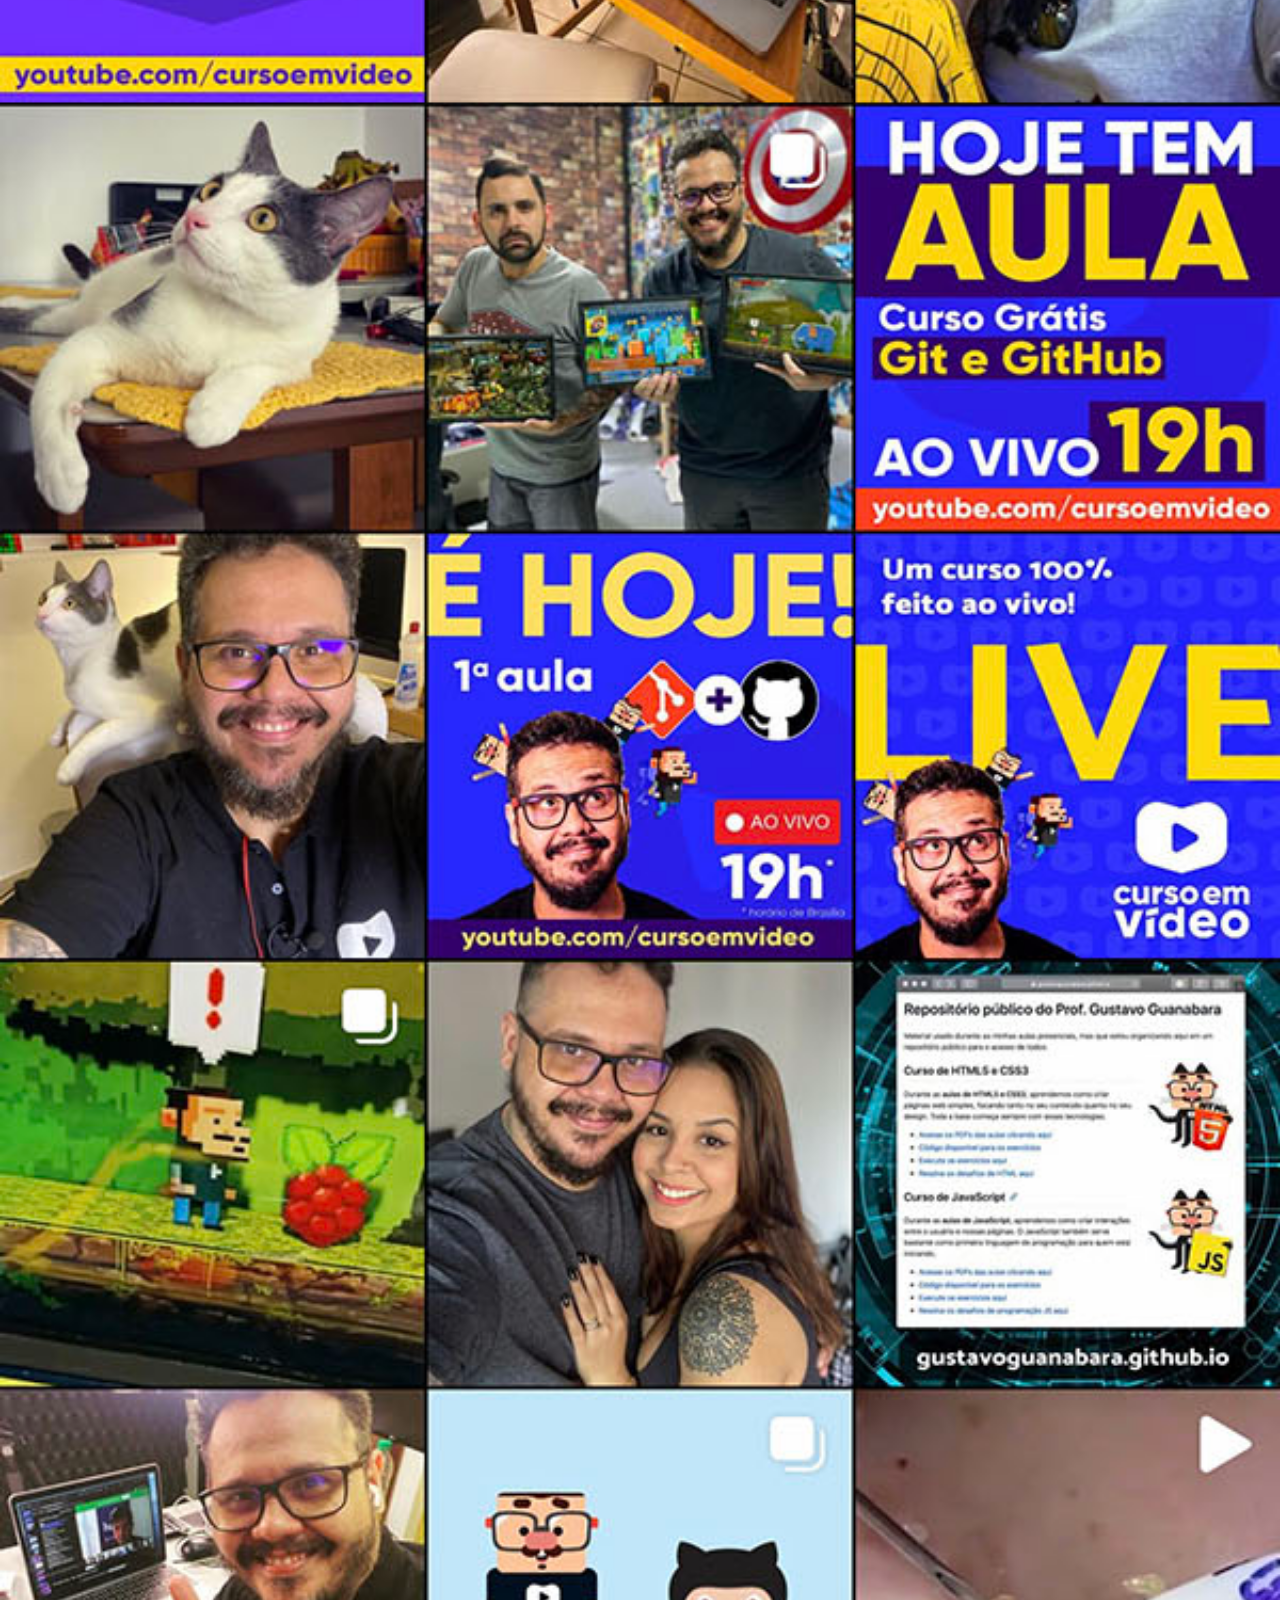
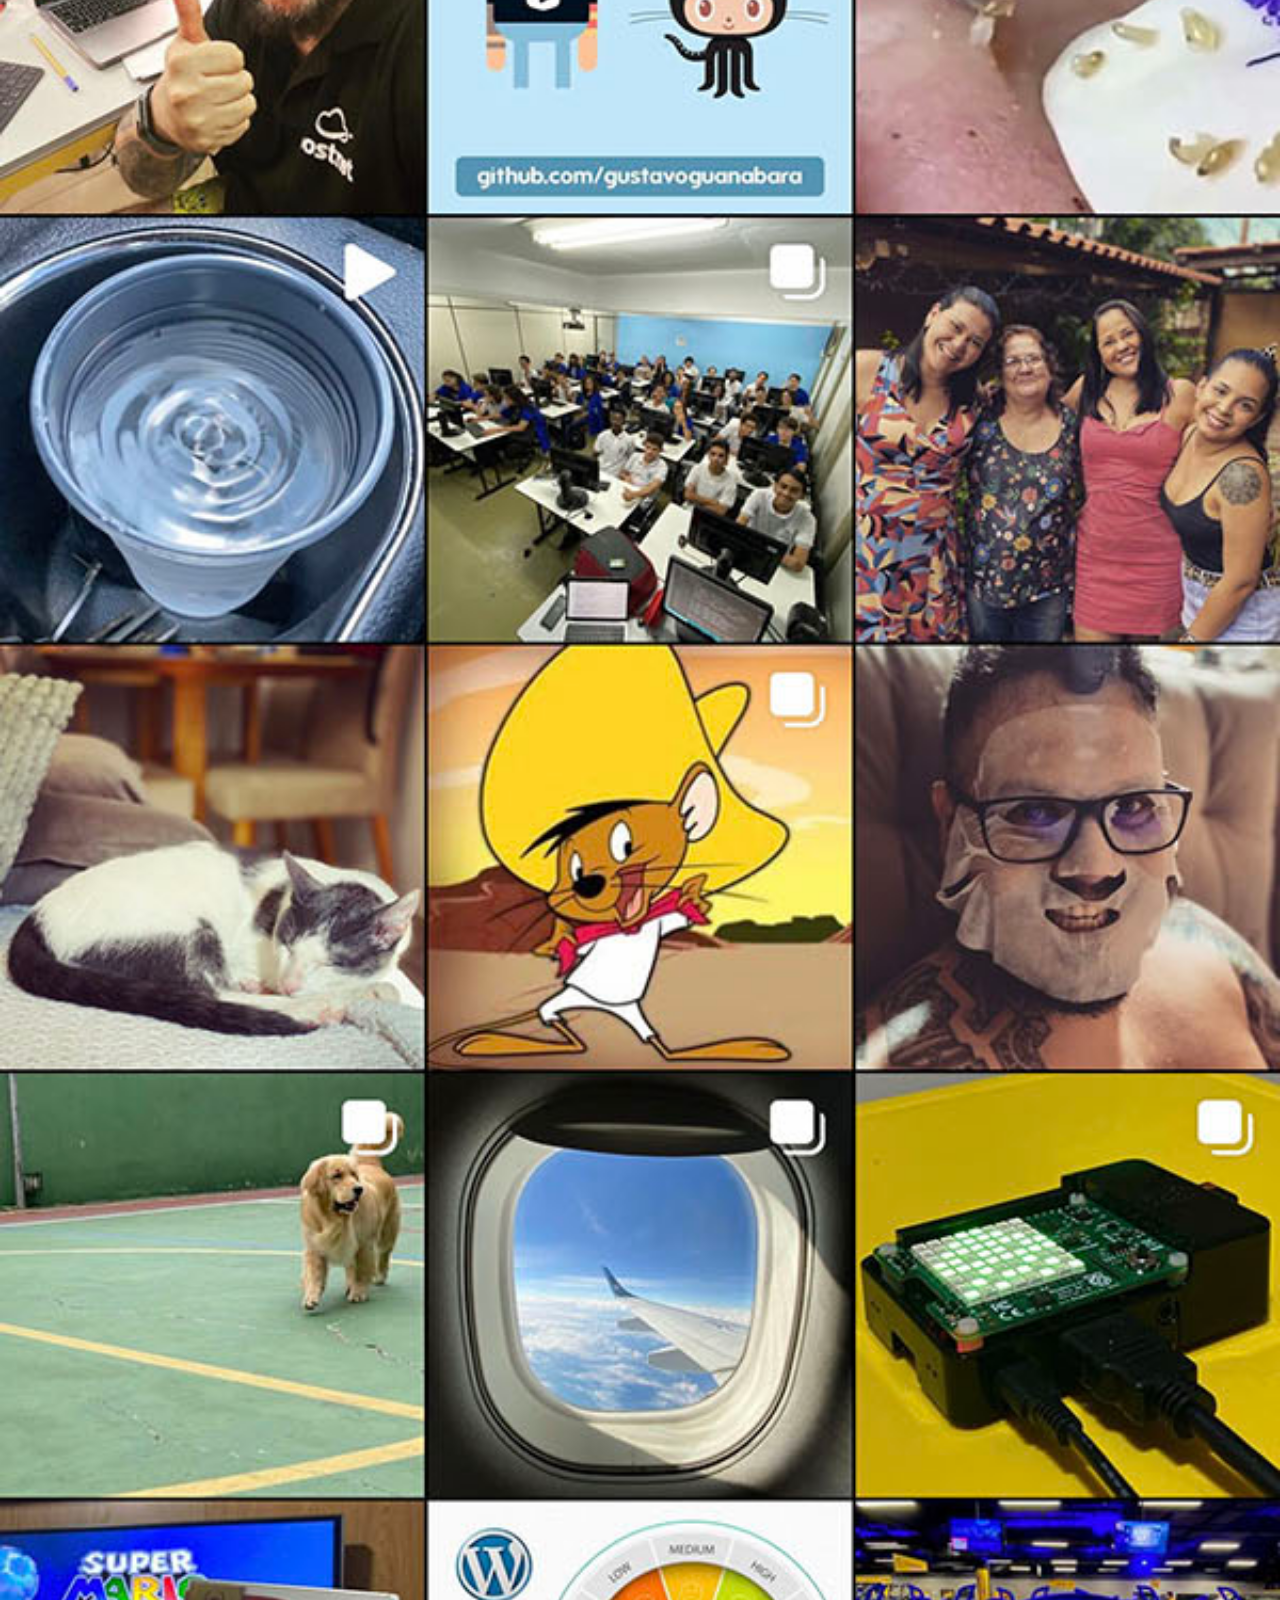
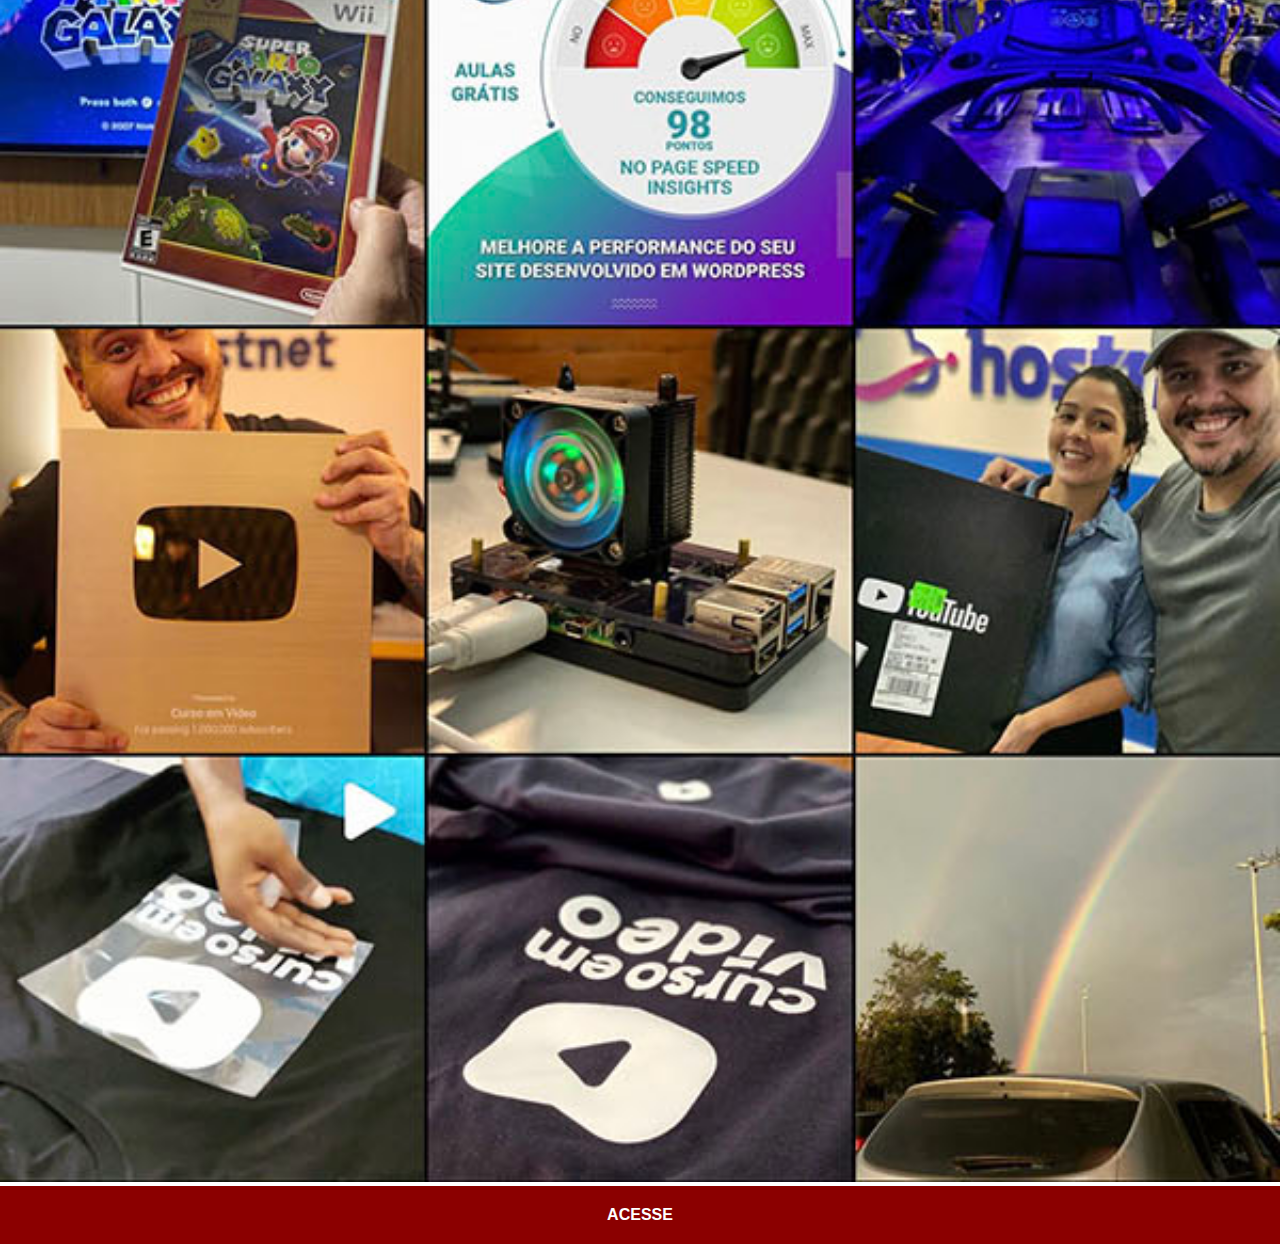
<file: instagram.html>
<!DOCTYPE html>
<html lang="pt-br">
<head>
    <meta charset="UTF-8">
    <meta name="viewport" content="width=device-width, initial-scale=1.0">
    <title>Youtube</title>
    <link rel="stylesheet" href="social.css">
</head>
<body>
    <img src="pacote-d013/imagens/tela-instagram.jpg" alt="instagram">
    <a href="www.google.com" target="_blank">ACESSE</a>
</body>
</html>
</file>
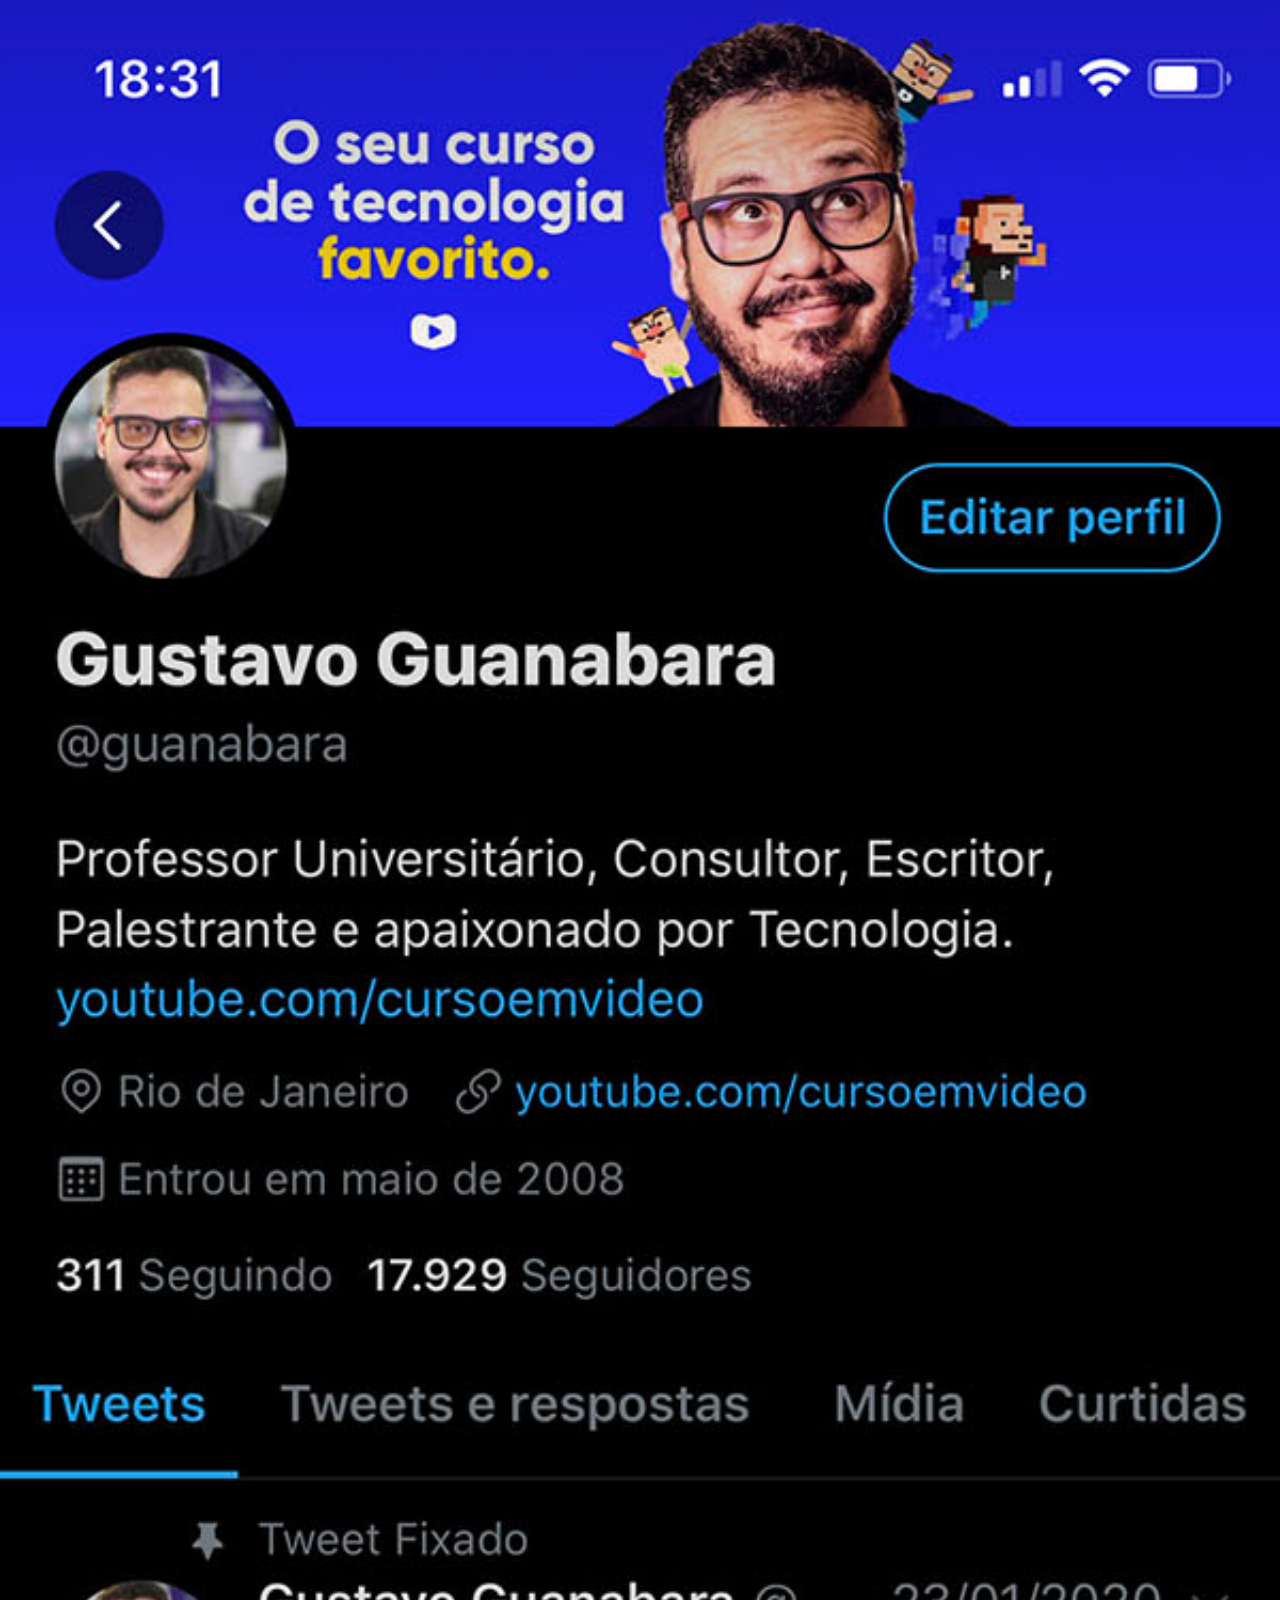
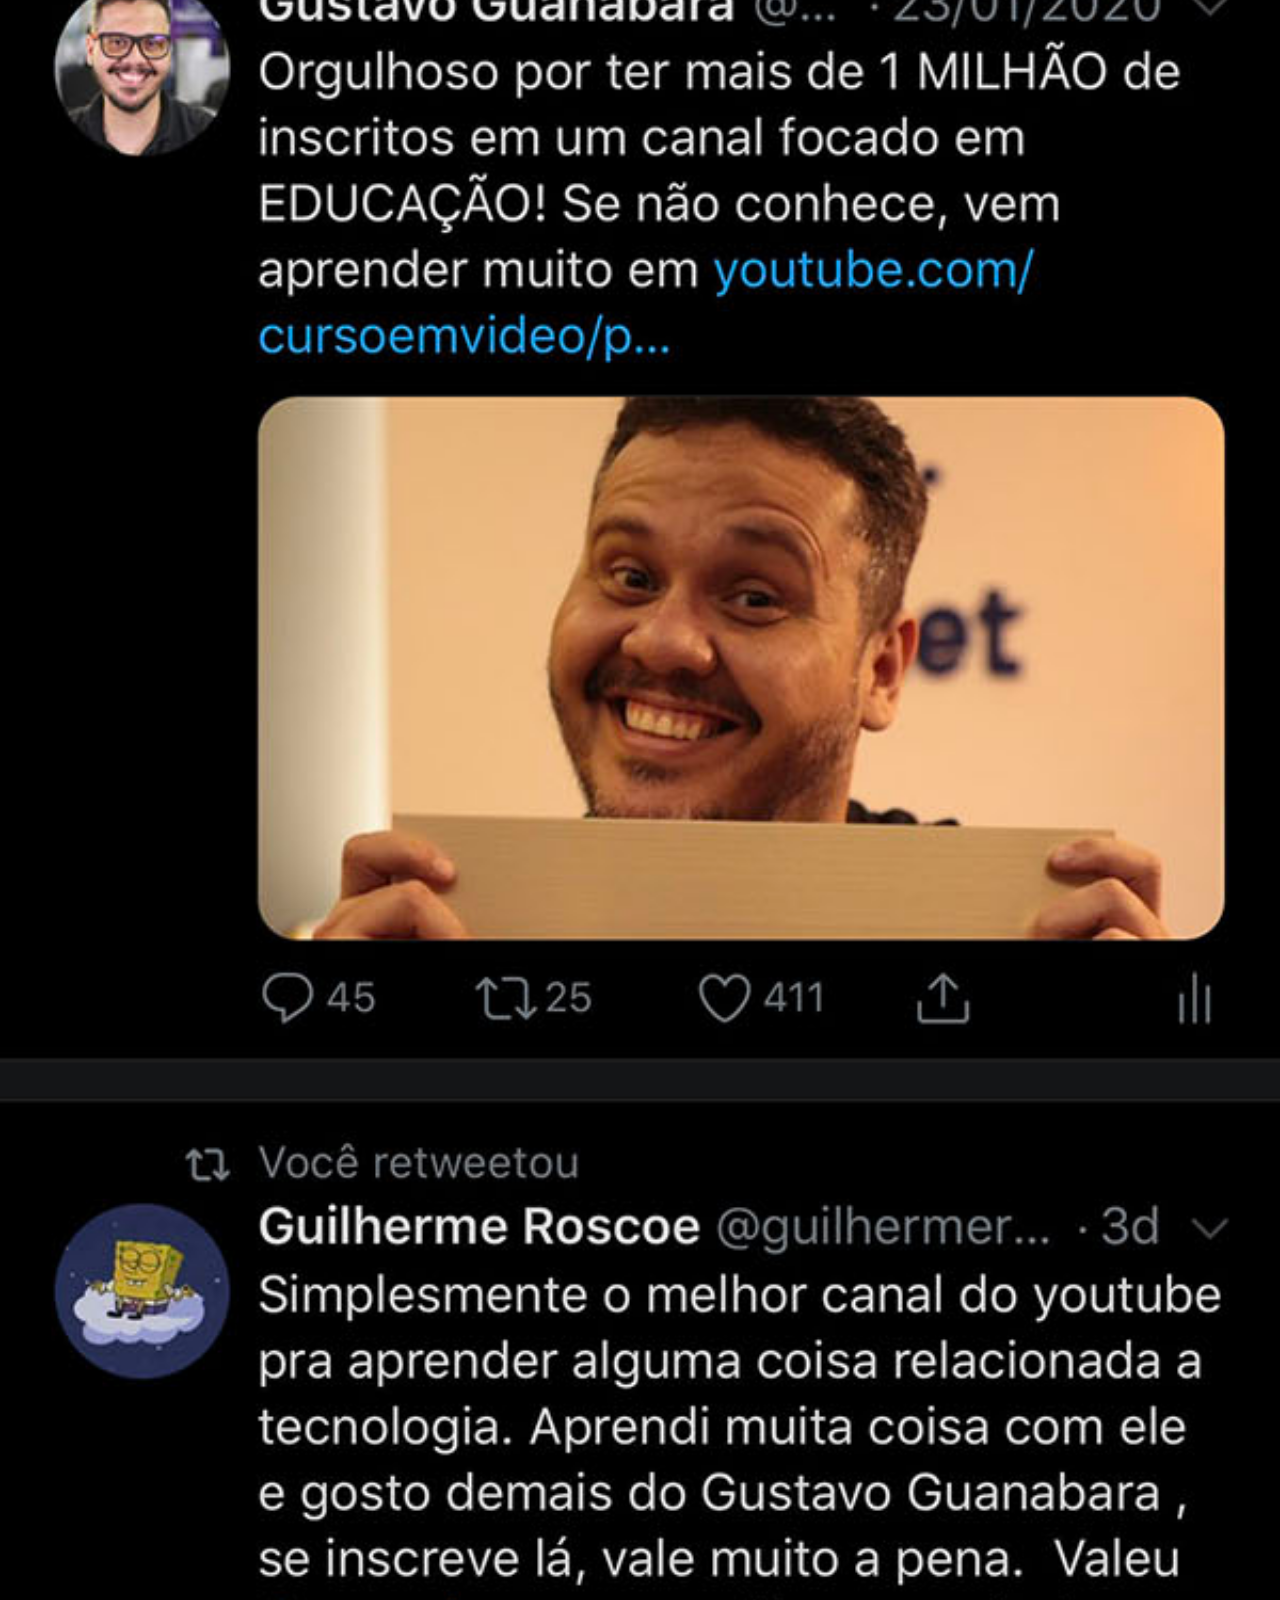
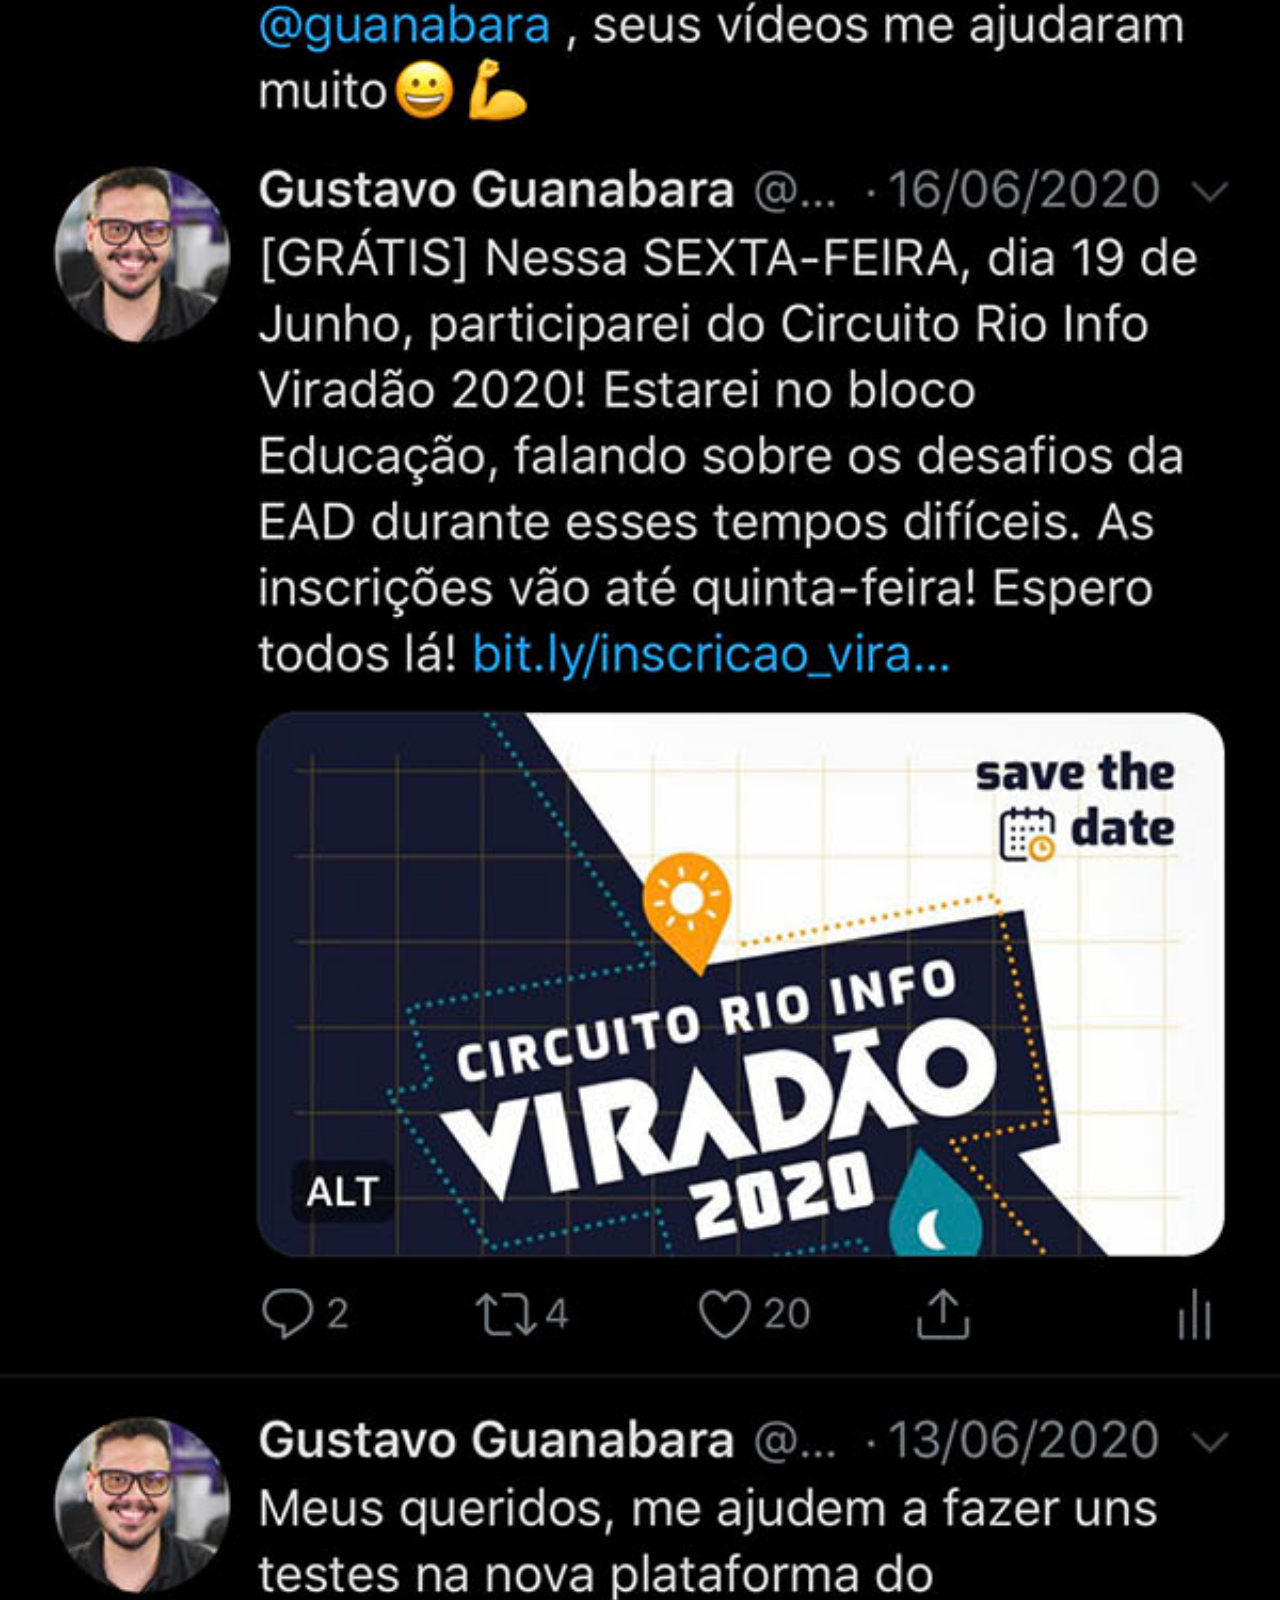
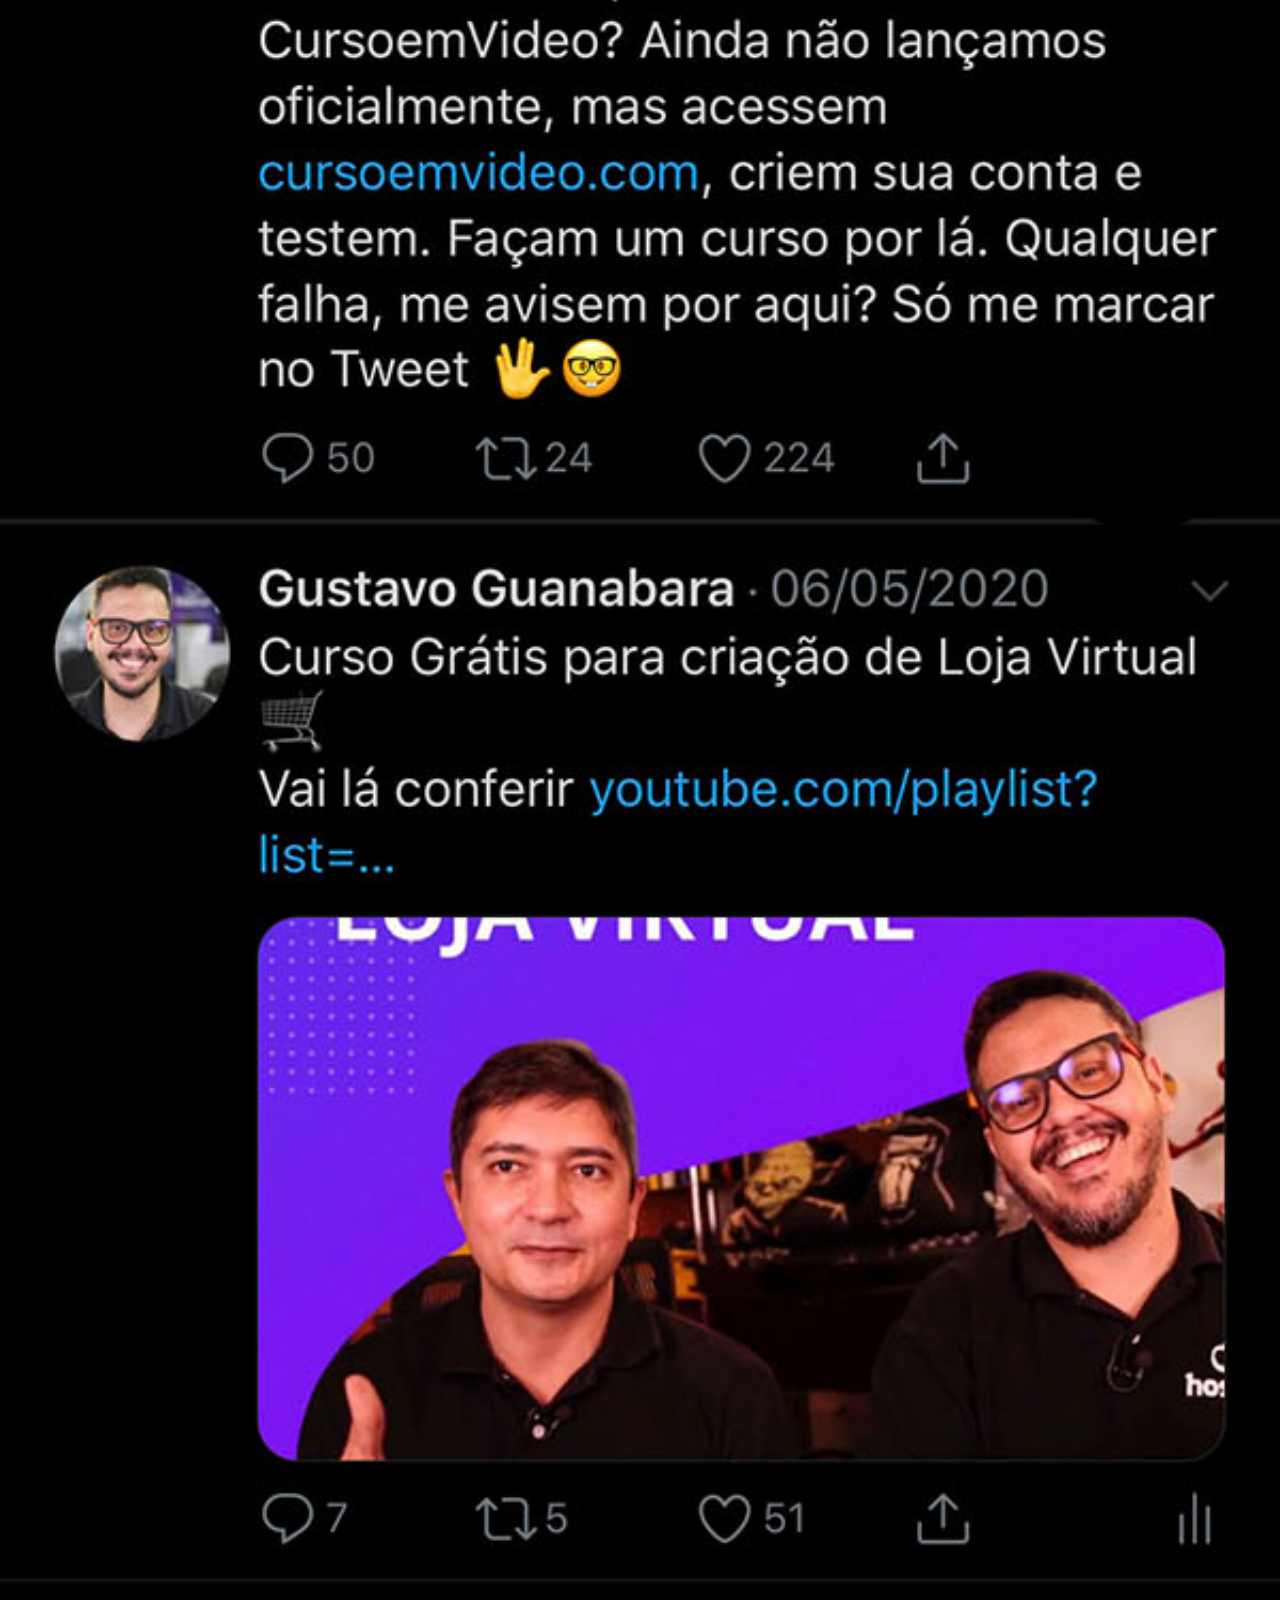
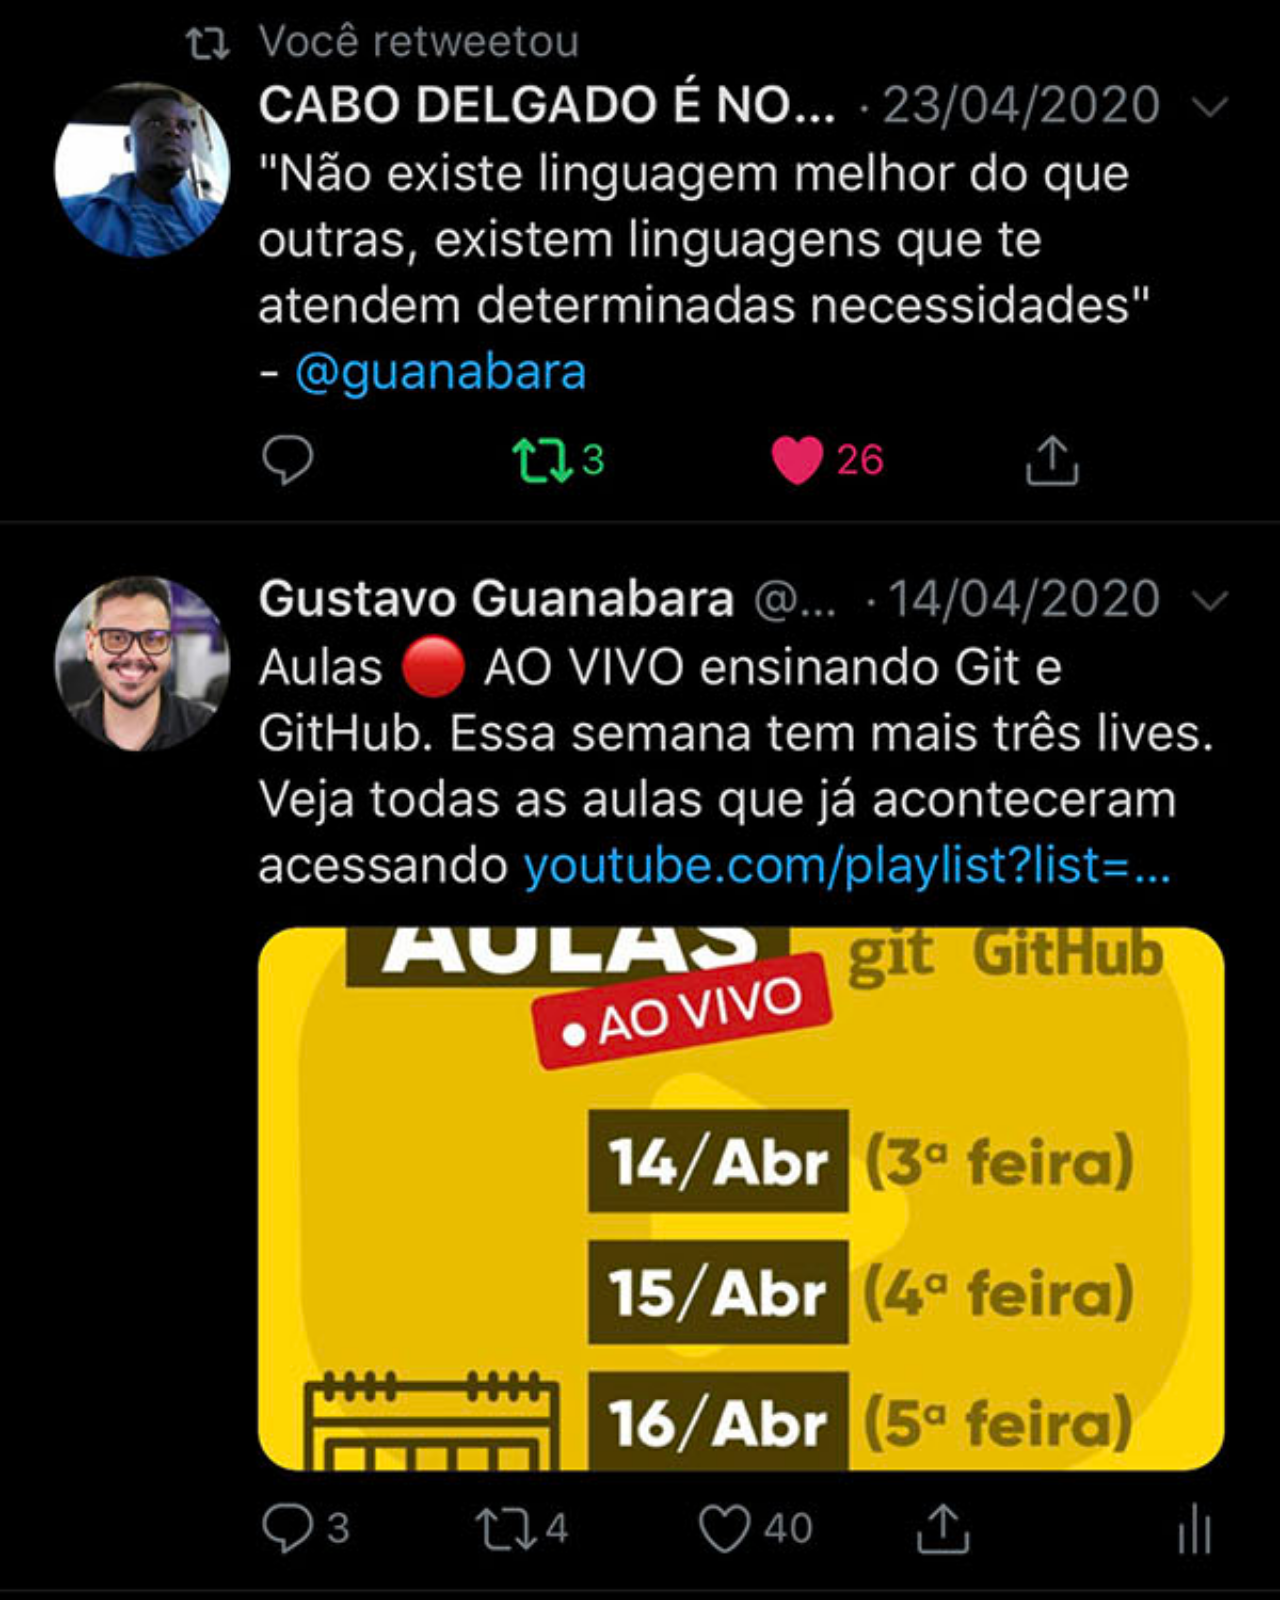
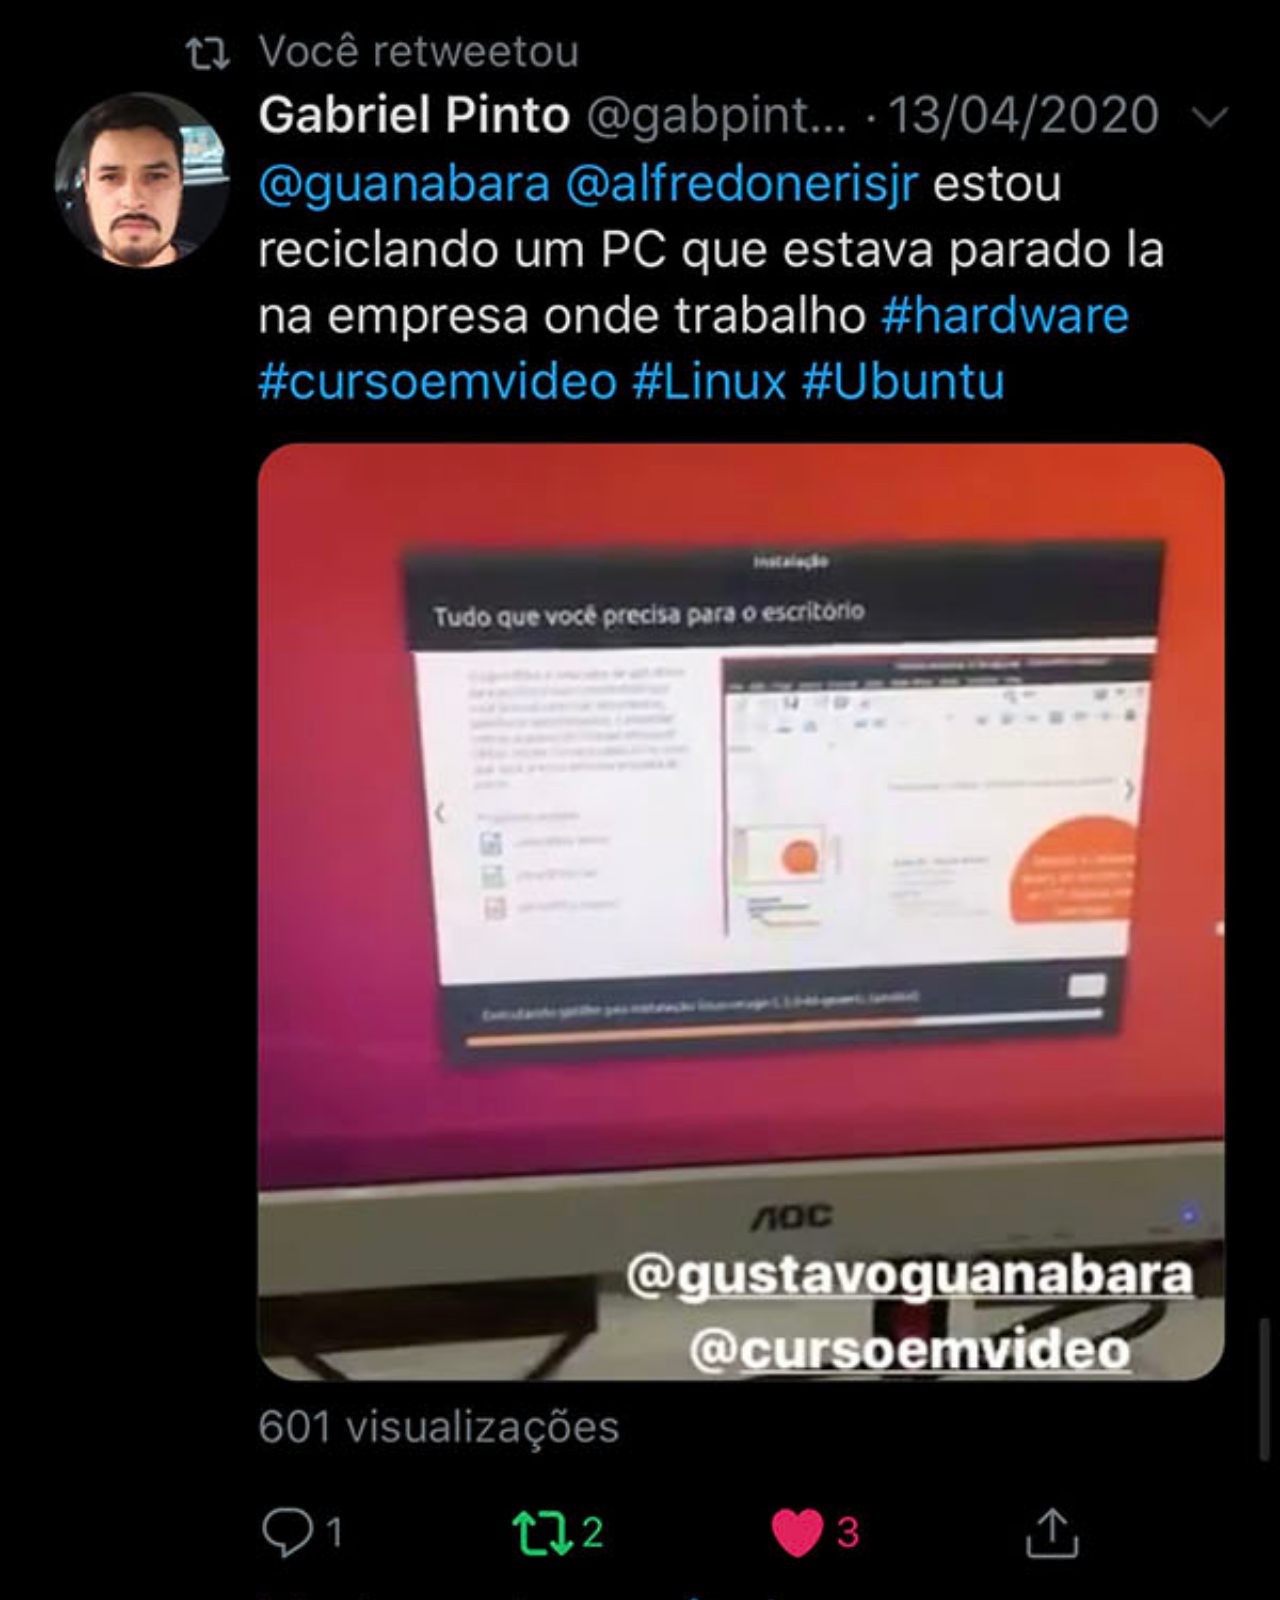
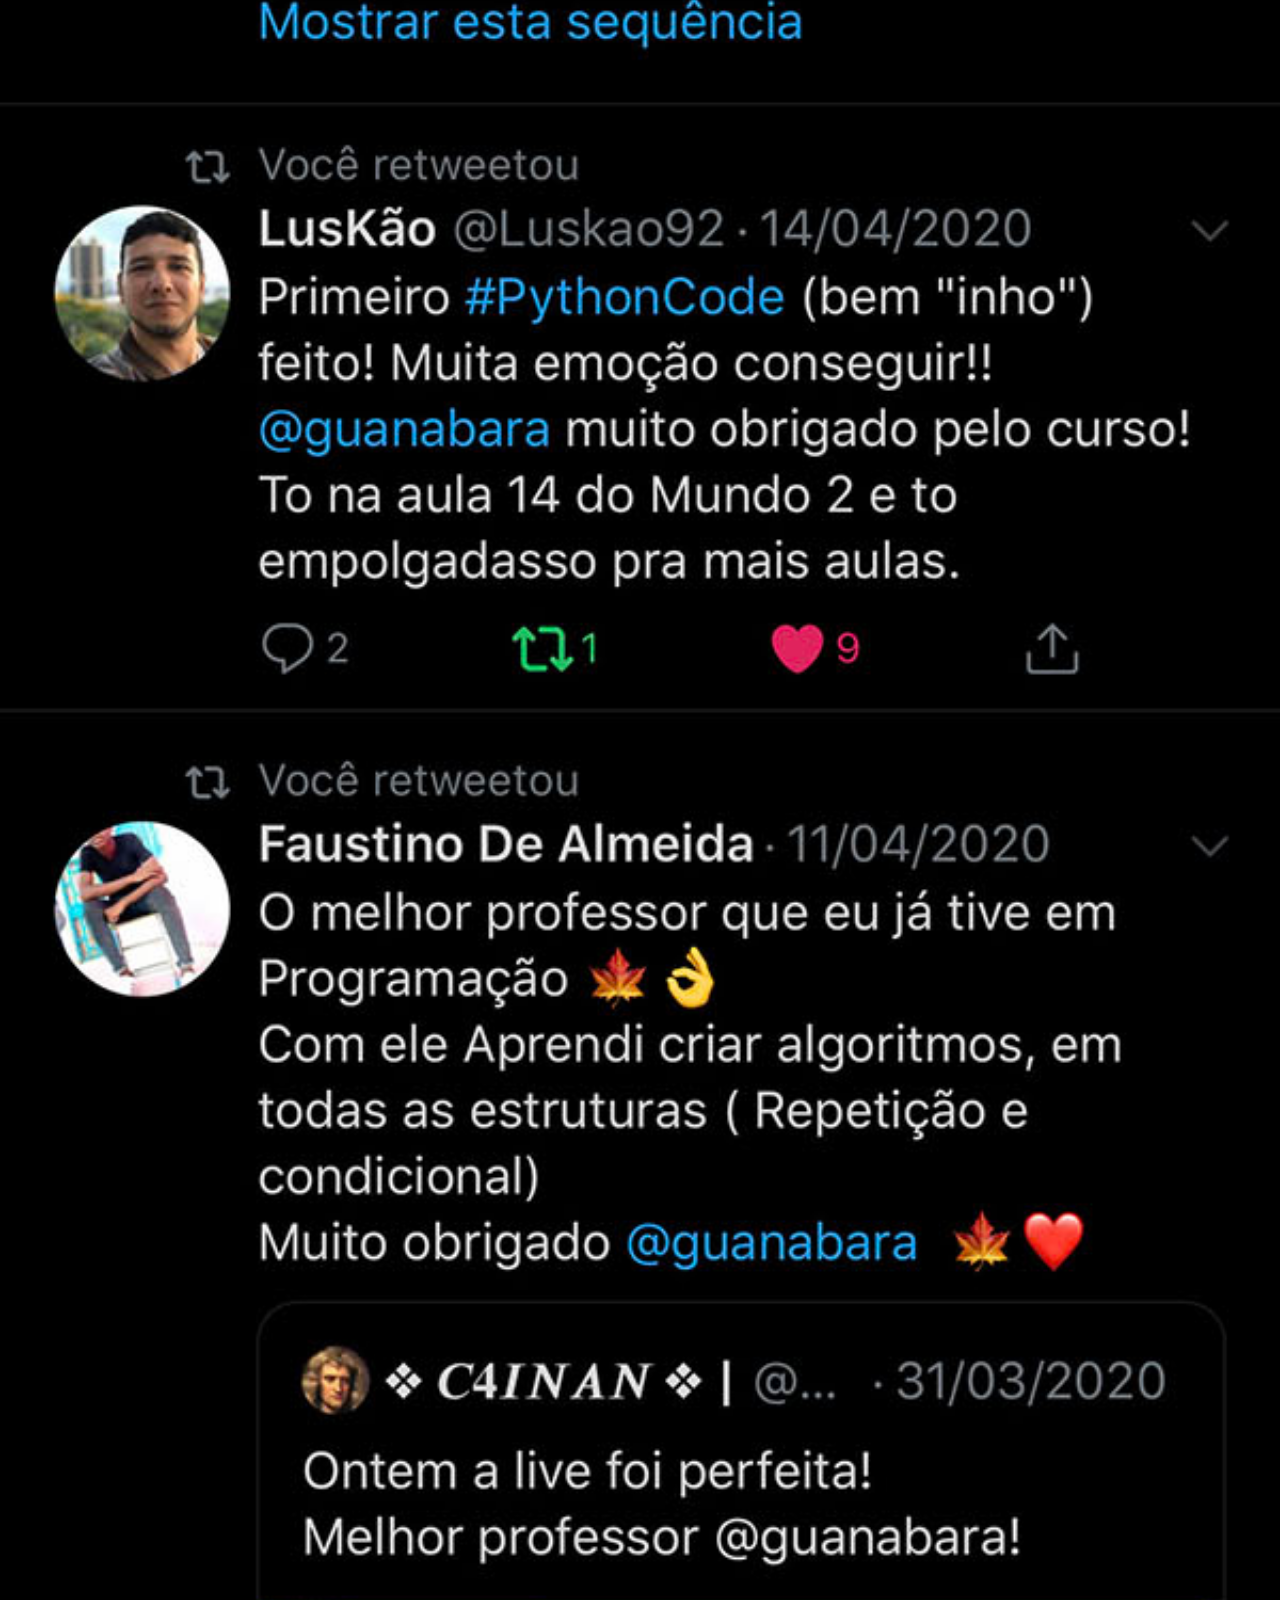
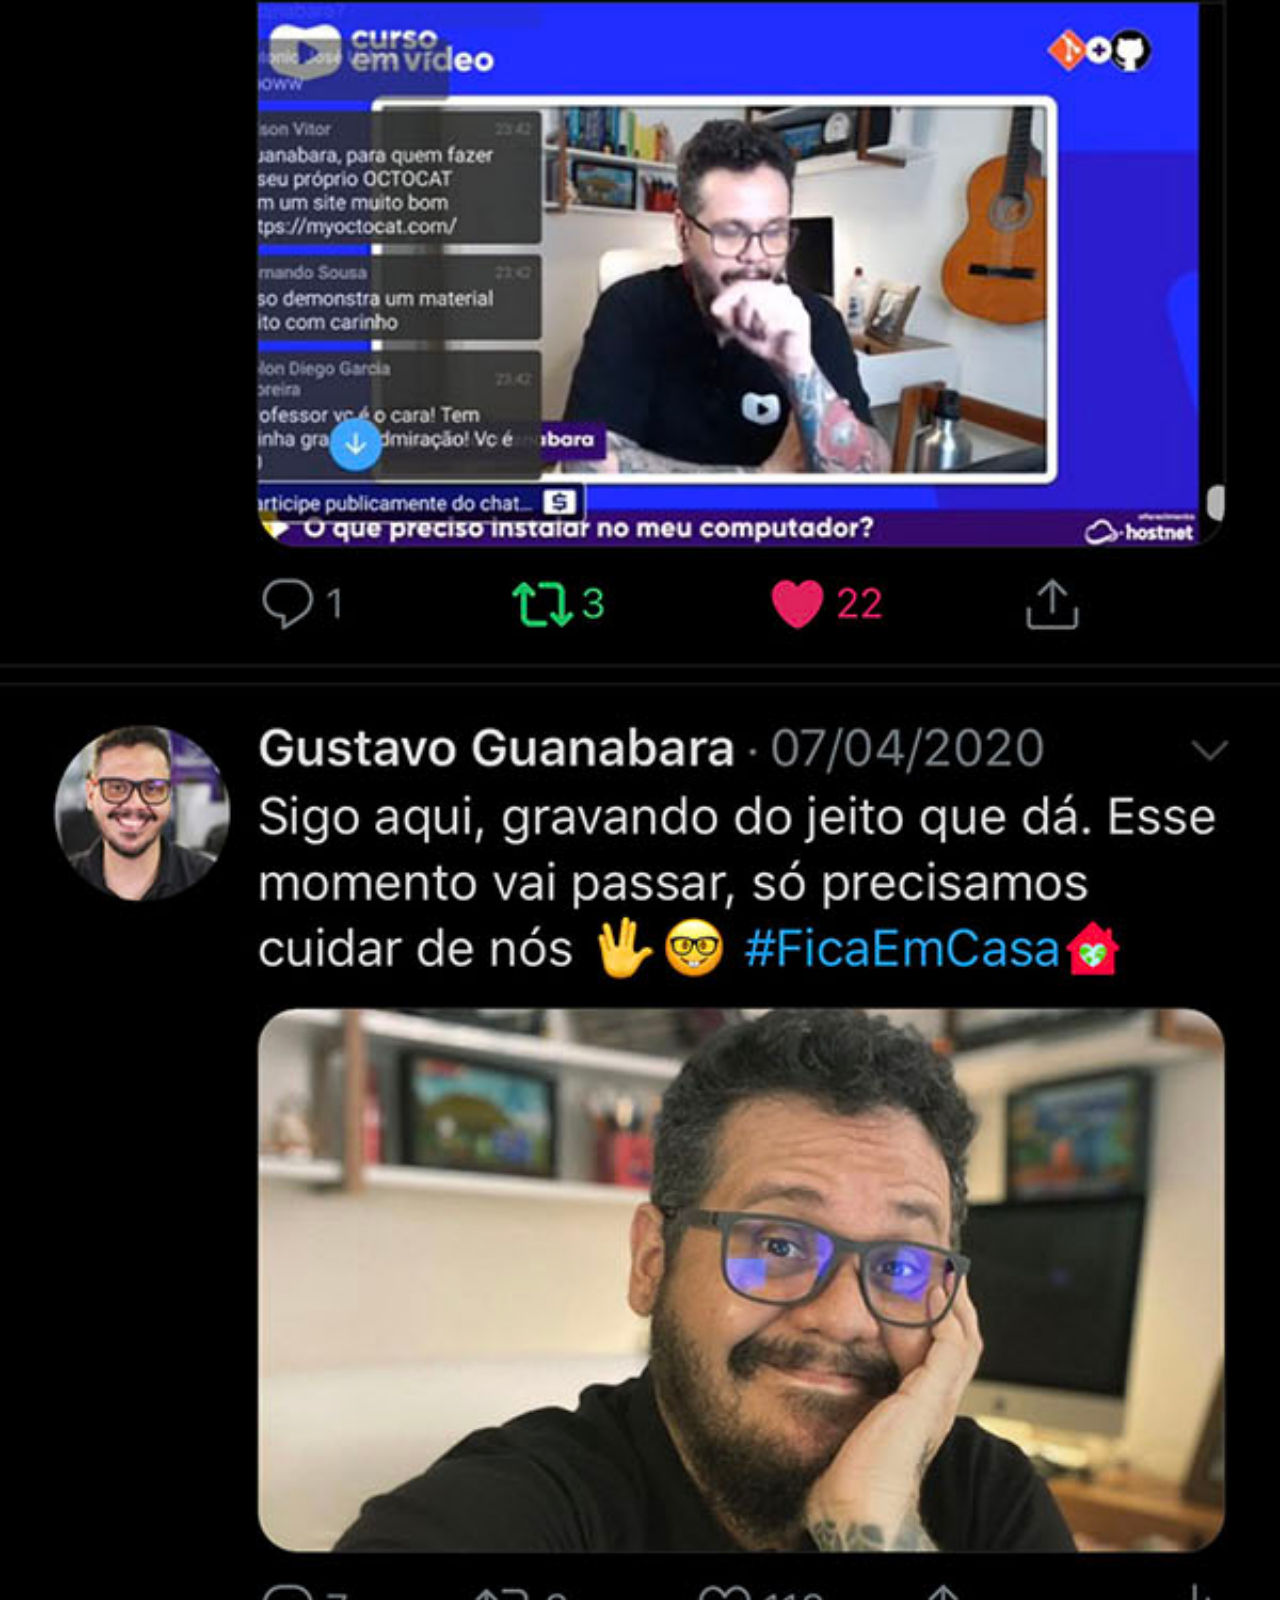
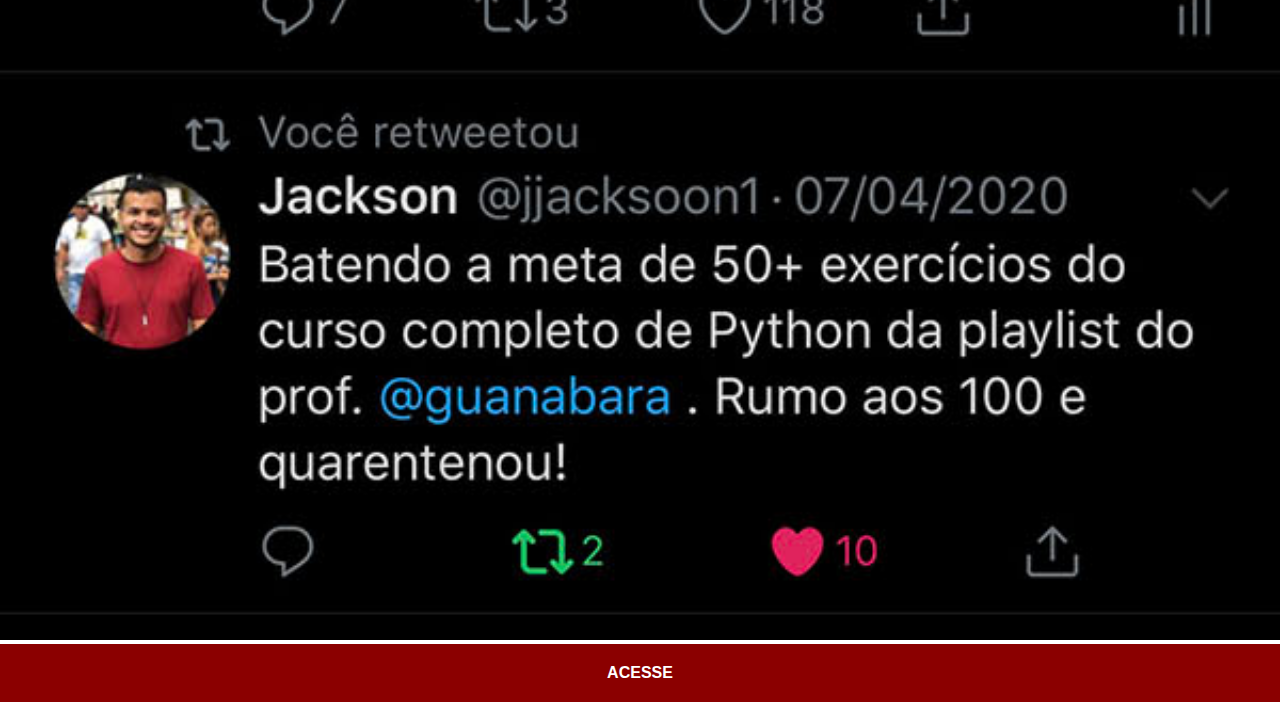
<file: twitter.html>
<!DOCTYPE html>
<html lang="pt-br">
<head>
    <meta charset="UTF-8">
    <meta name="viewport" content="width=device-width, initial-scale=1.0">
    <title>Document</title>
    <link rel="stylesheet" href="social.css">
</head>
<body>
    <img src="pacote-d013/imagens/tela-twitter.jpg" alt="youtube">
    <a href="www.google.com" target="_blank">ACESSE</a>
    
</body>
</html>
</file>
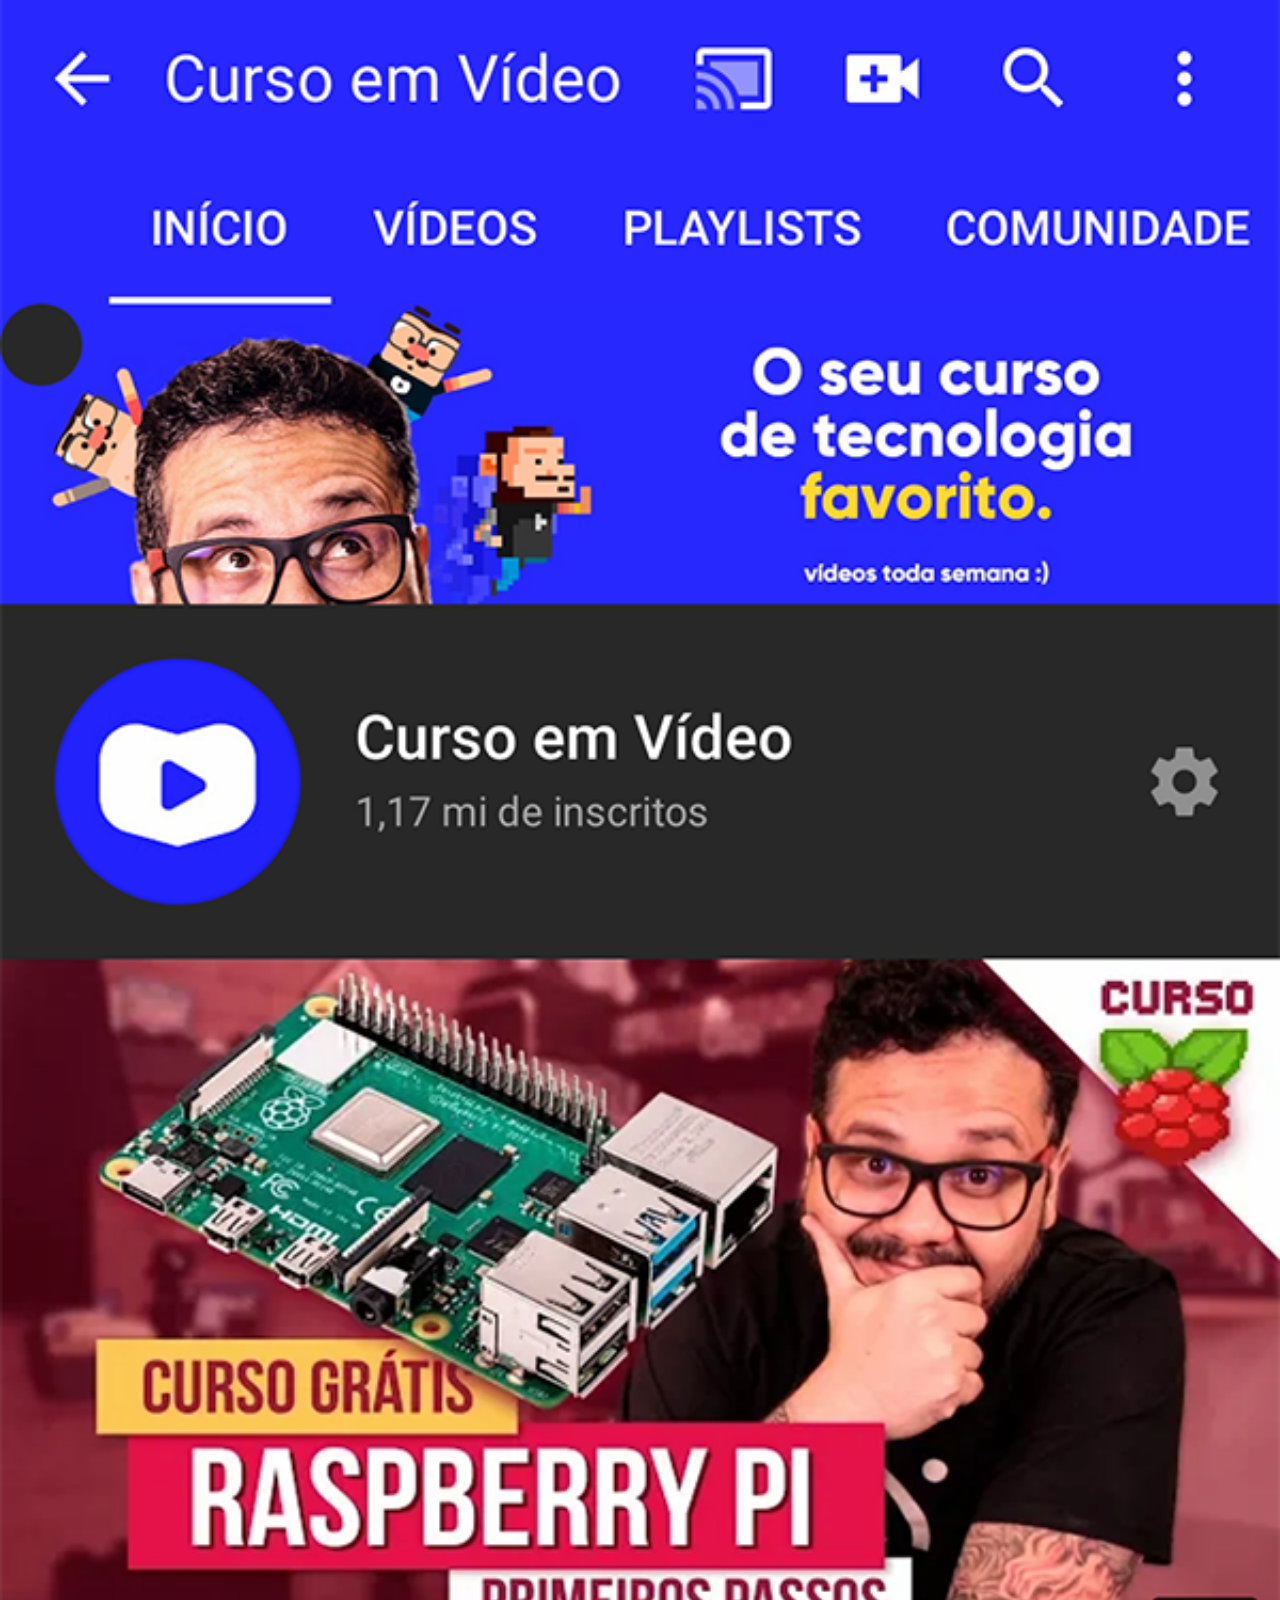
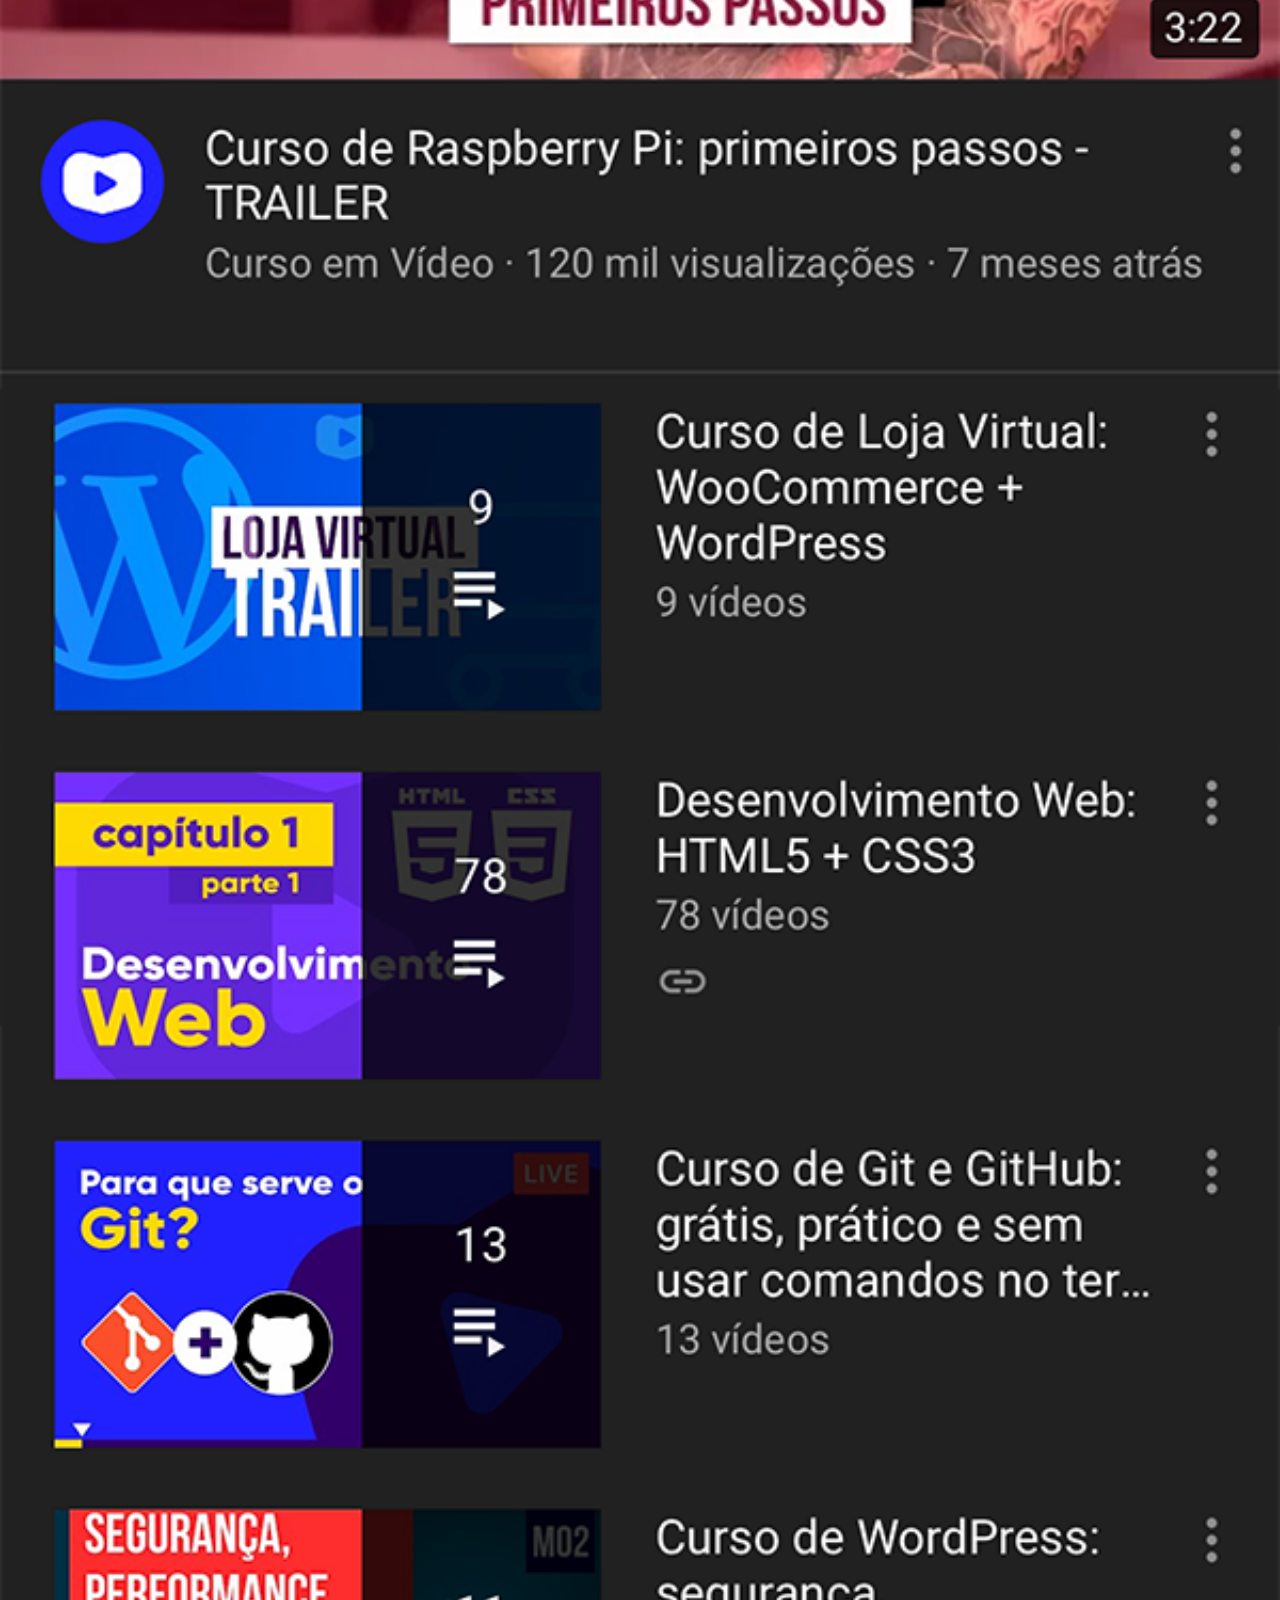
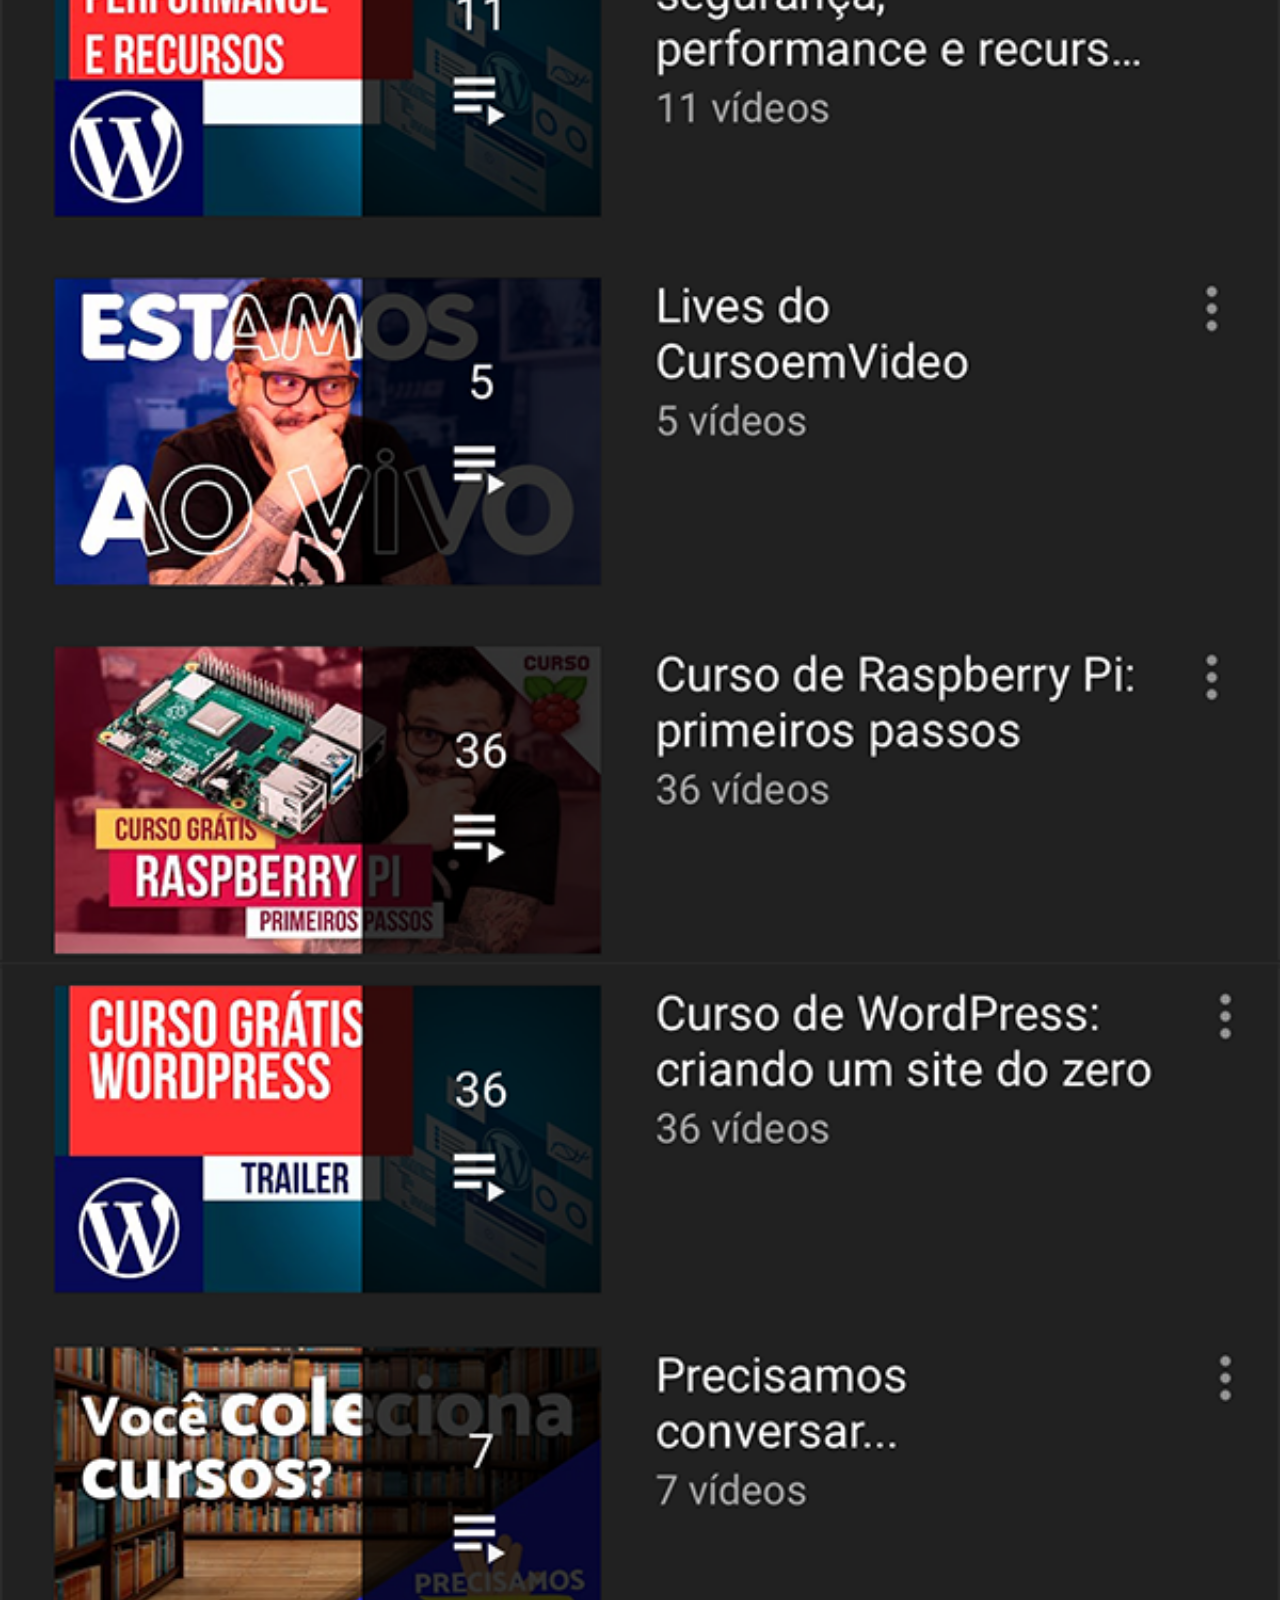
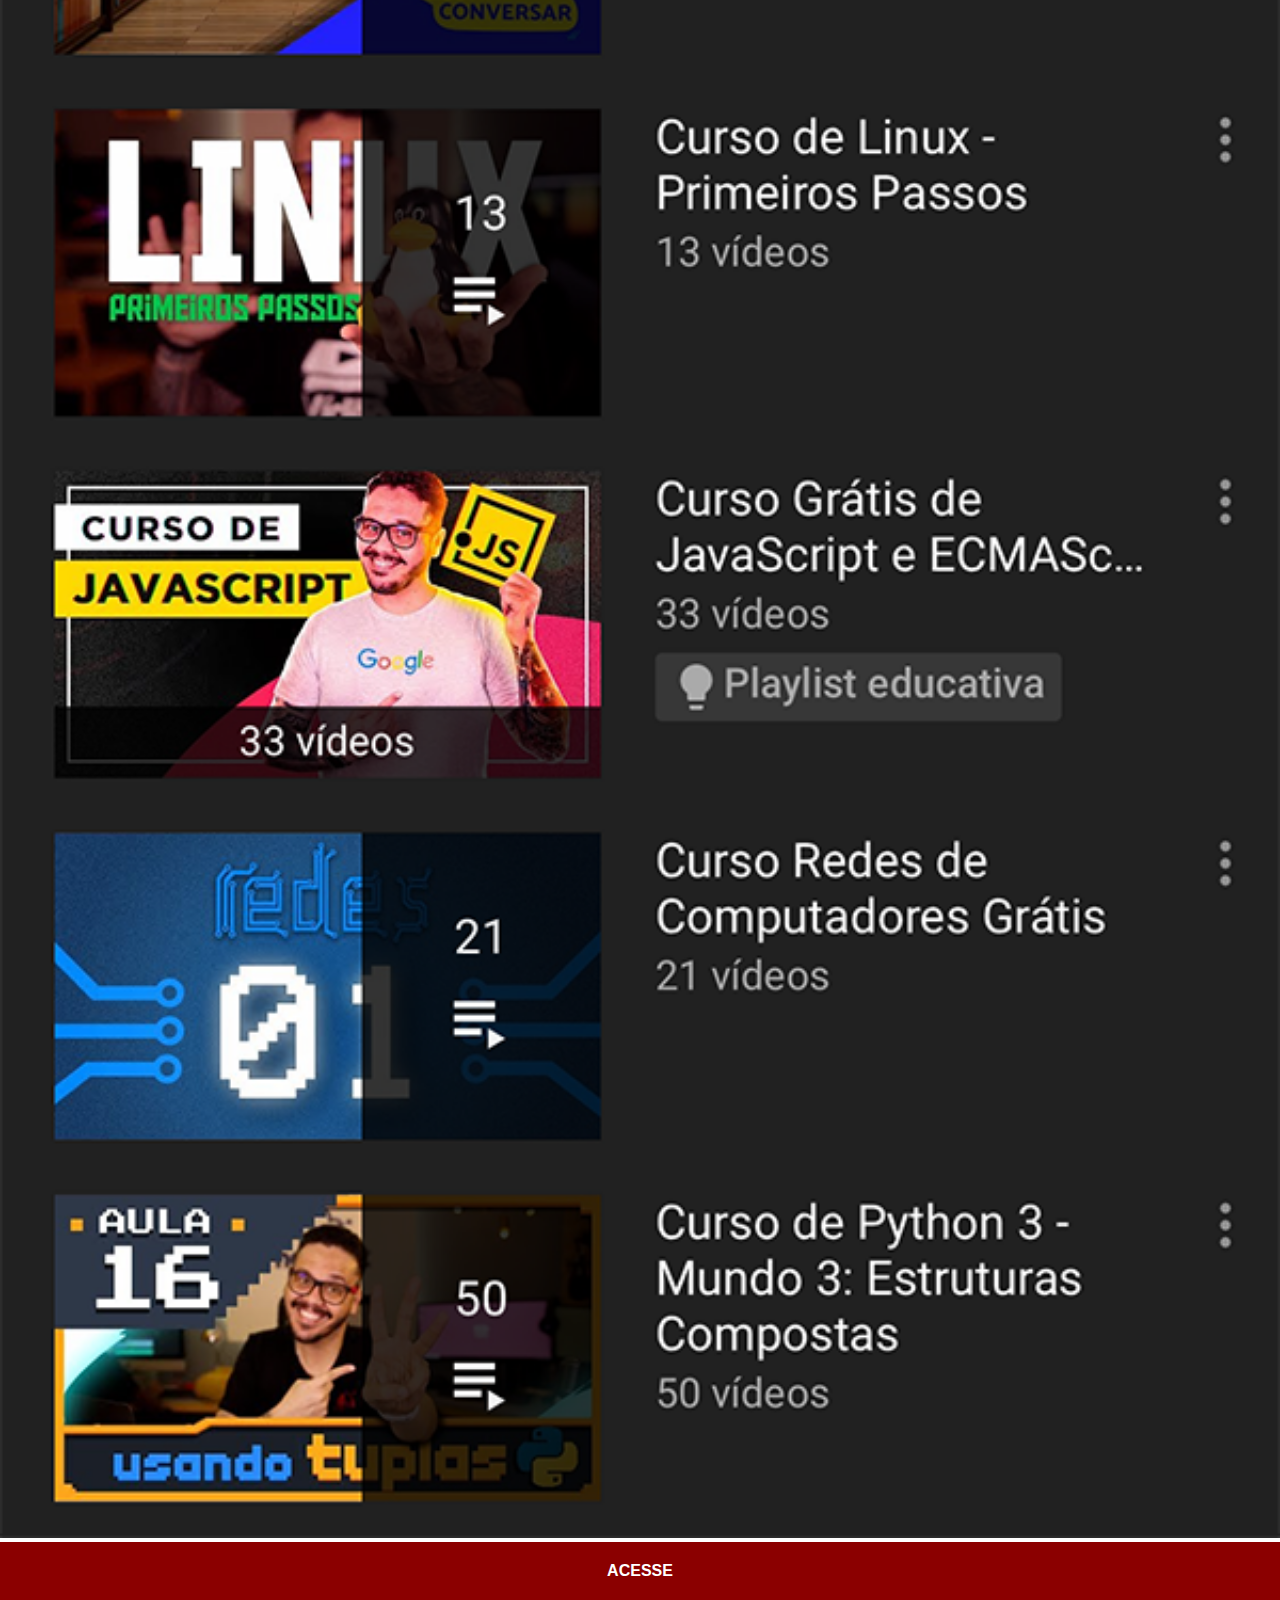
<file: youtube.html>
<!DOCTYPE html>
<html lang="pt-br">
<head>
    <meta charset="UTF-8">
    <meta name="viewport" content="width=device-width, initial-scale=1.0">
    <title>Youtube</title>
    <link rel="stylesheet" href="social.css">
</head>
<body>
    <img src="pacote-d013/imagens/tela-youtube.png" alt="youtube">
    <a href="www.google.com" target="_blank">ACESSE</a>
</body>
</html>
</file>
<file: style.css>
@charset "UTF-08";

*{
    margin: 0px;
    padding: 0px;
    font-family: Arial, Helvetica, sans-serif;
}

html, body{
    height: 100vh;
    width: 100vw;
    background-color: black;
}
body{
    background: url(pacote-d013/imagens/fundo-madeira.jpg)no-repeat center top;
    background-size: cover;
    background-attachment: fixed;
}
main{
    height: 100vh;
    position: relative;
}

::-webkit-scrollbar{
    width: 0px;
    height: 0px;
}

section#telefone{
    position: absolute;
    top: 50%;
    left: 50%;
    transform: translate(-50%,-50%);

    height: 627px;
    width: 311px;
    background: url(pacote-d013/imagens/frame-iphone.png)no-repeat;

    
}

iframe#tela{
    position: relative;
    top: 80px;
    left: 22px;
    width: 269px;
    height: 471px;
}

section#rede{
    text-align: right;
    
}

section#rede img{
    width: 50px;
    height: 50px;
    border-radius: 50%;
    box-shadow: 2px 2px rgba(0, 0, 0, 0.212);
    box-sizing: border-box;
    margin-right: 5px;
    margin-top: 10px;
}
section#rede img:hover{
    border: 2px solid rgba(255, 255, 255, 0.616);
    transform: translate(-3px, -3px);
    box-shadow: 5px 5px 10px rgba(0, 0, 0, 0.667);
    transition: transform .3s border 1s;
}
</file>
<file: social.css>
@charset "UTF-8";

*{
    margin: 0px;
    padding: 0px;
    font-family: Arial, Helvetica, sans-serif;
}
::-webkit-scrollbar{
    width: 0px;
    height: 0px;
}
img{
    width: 100vw;
}
a{
    display: block;
    background-color: darkred;
    color: white;
    padding: 20px;
    text-align: center;
    font-weight: bolder;
    text-decoration: none;
}
</file>
